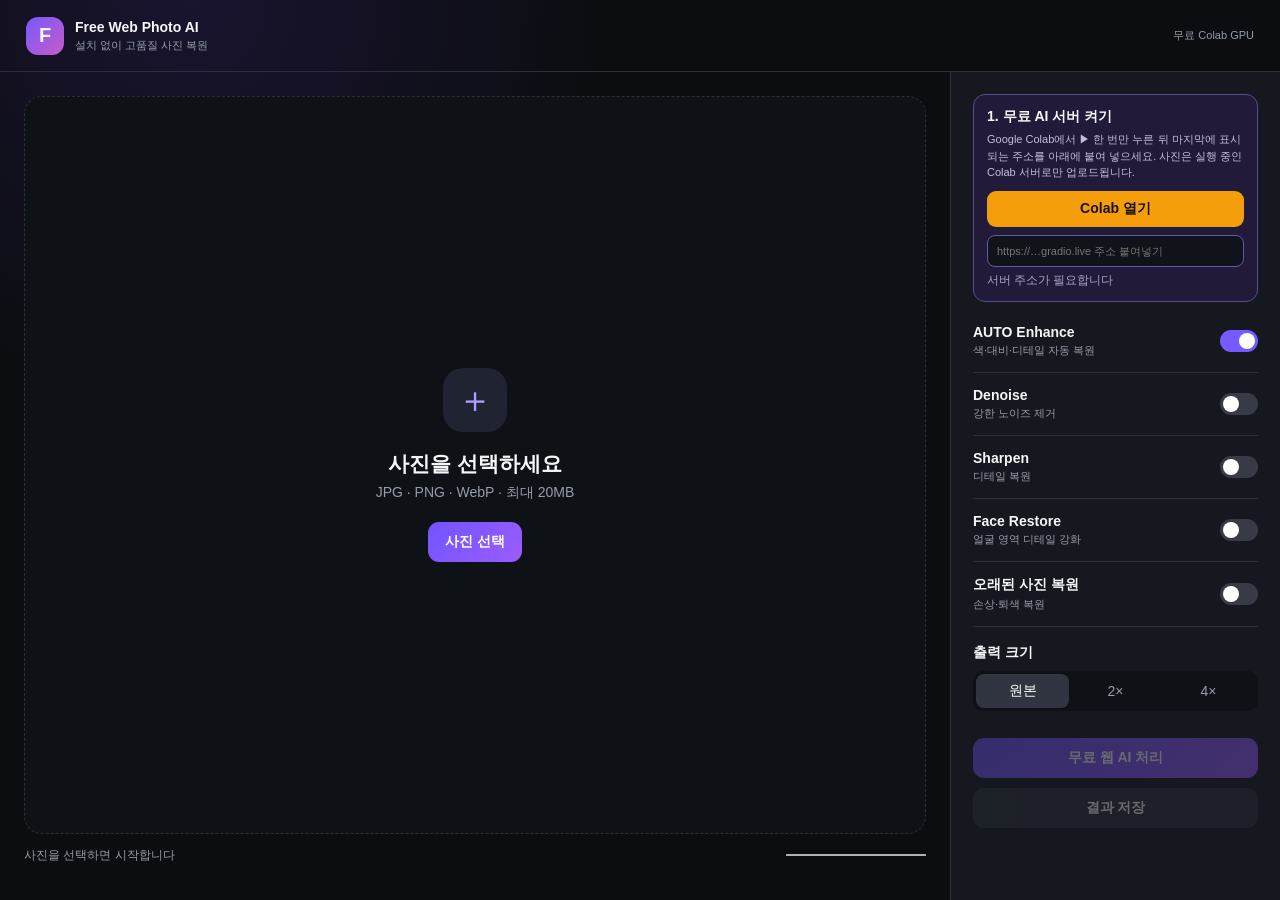
<file: free-photo-ai/index.html>
<!doctype html>
<html lang="ko">
<head>
  <meta charset="utf-8">
  <meta name="viewport" content="width=device-width,initial-scale=1">
  <meta name="color-scheme" content="dark">
  <title>무료 웹 Photo AI</title>
  <link rel="stylesheet" href="styles.css">
  <style>.notice p{margin-bottom:10px}.colab{display:block;text-align:center;background:#f59e0b;color:#17120a;text-decoration:none;font-weight:800;border-radius:9px;padding:9px;margin-bottom:8px}.notice input{width:100%;border:1px solid #6658a4;background:#11131a;color:white;border-radius:8px;padding:9px;font-size:11px}.notice>small{display:block;margin-top:6px;color:#aaa2ca}</style>
</head>
<body>
  <header><div class="brand"><b>F</b><span><strong>Free Web Photo AI</strong><small>설치 없이 고품질 사진 복원</small></span></div><em>무료 Colab GPU</em></header>
  <main>
    <section class="workspace">
      <div id="drop" class="drop"><span>＋</span><h1>사진을 선택하세요</h1><p>JPG · PNG · WebP · 최대 20MB</p><button id="choose" class="primary">사진 선택</button><input id="file" type="file" accept="image/jpeg,image/png,image/webp" hidden></div>
      <div id="compare" class="compare hidden">
        <img id="before" alt="원본"><div id="resultClip" class="result-clip"><img id="after" alt="결과"></div>
        <input id="split" type="range" min="0" max="100" value="50" aria-label="전후 비교">
        <label class="before-label">원본</label><label class="after-label">결과</label>
        <button id="original" class="floating">누르는 동안 원본</button><button id="zoom" class="floating zoom">100% 확대</button>
      </div>
      <div class="status"><span id="status">사진을 선택하면 시작합니다</span><progress id="progress" value="0" max="1"></progress></div>
    </section>
    <aside>
      <div class="notice"><strong>1. 무료 AI 서버 켜기</strong><p>Google Colab에서 ▶ 한 번만 누른 뒤 마지막에 표시되는 주소를 아래에 붙여 넣으세요. 사진은 실행 중인 Colab 서버로만 업로드됩니다.</p><a id="colab" class="colab" href="https://colab.research.google.com/github/chris-hwangkorea/chris-hwangkorea.github.io/blob/main/free-photo-ai/free-photo-ai.ipynb" target="_blank" rel="noopener">Colab 열기</a><input id="endpoint" type="url" placeholder="https://…gradio.live 주소 붙여넣기" autocomplete="off"><small id="connection">서버 주소가 필요합니다</small></div>
      <label class="toggle"><span><strong>AUTO Enhance</strong><small>색·대비·디테일 자동 복원</small></span><input id="auto" type="checkbox" checked><i></i></label>
      <label class="toggle"><span><strong>Denoise</strong><small>강한 노이즈 제거</small></span><input id="denoise" type="checkbox"><i></i></label>
      <label class="toggle"><span><strong>Sharpen</strong><small>디테일 복원</small></span><input id="sharpen" type="checkbox"><i></i></label>
      <label class="toggle"><span><strong>Face Restore</strong><small>얼굴 영역 디테일 강화</small></span><input id="face" type="checkbox"><i></i></label>
      <label class="toggle"><span><strong>오래된 사진 복원</strong><small>손상·퇴색 복원</small></span><input id="oldPhoto" type="checkbox"><i></i></label>
      <div class="scale"><strong>출력 크기</strong><div><button data-scale="1" class="active">원본</button><button data-scale="2">2×</button><button data-scale="4">4×</button></div></div>
      <button id="run" class="primary wide" disabled>무료 웹 AI 처리</button><button id="save" class="secondary wide" disabled>결과 저장</button>
      <p id="stages" class="stages"></p>
    </aside>
  </main>
  <script src="api.js"></script><script src="ui.js"></script>
</body>
</html>
</file>
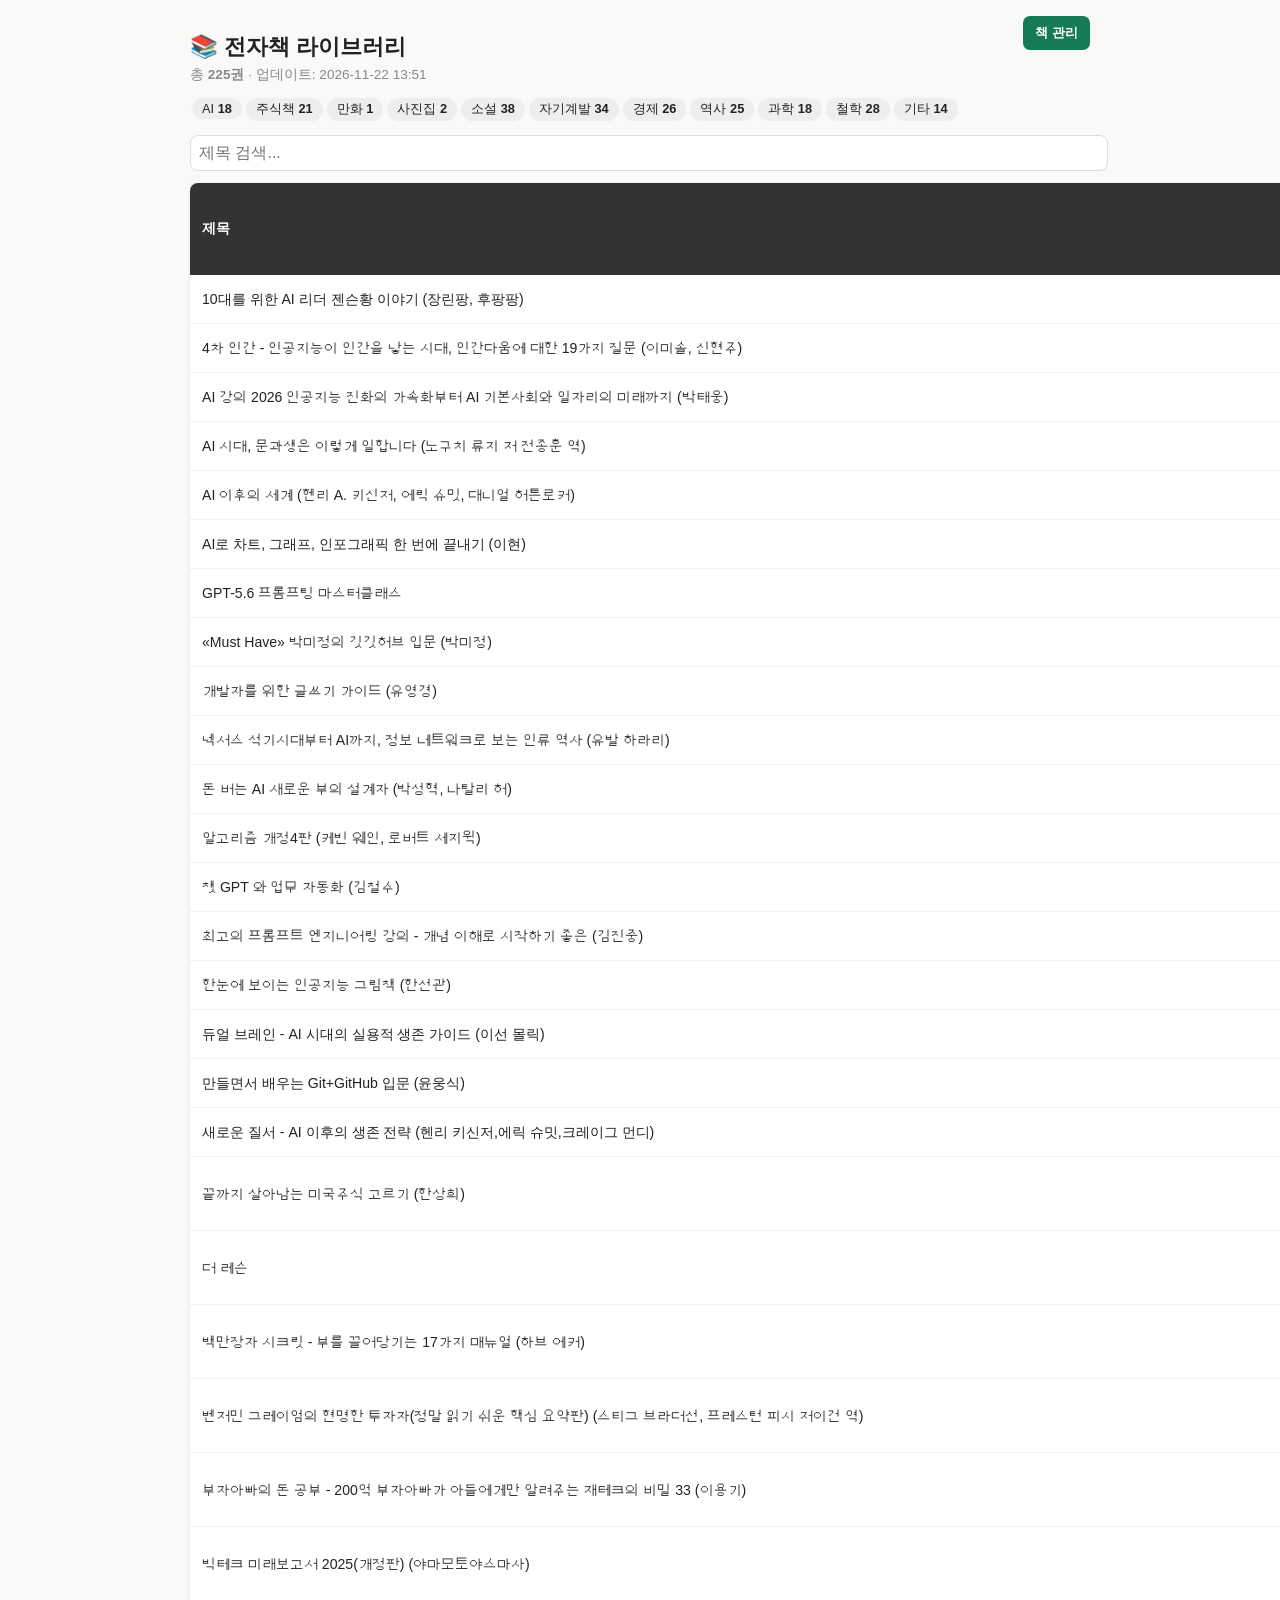
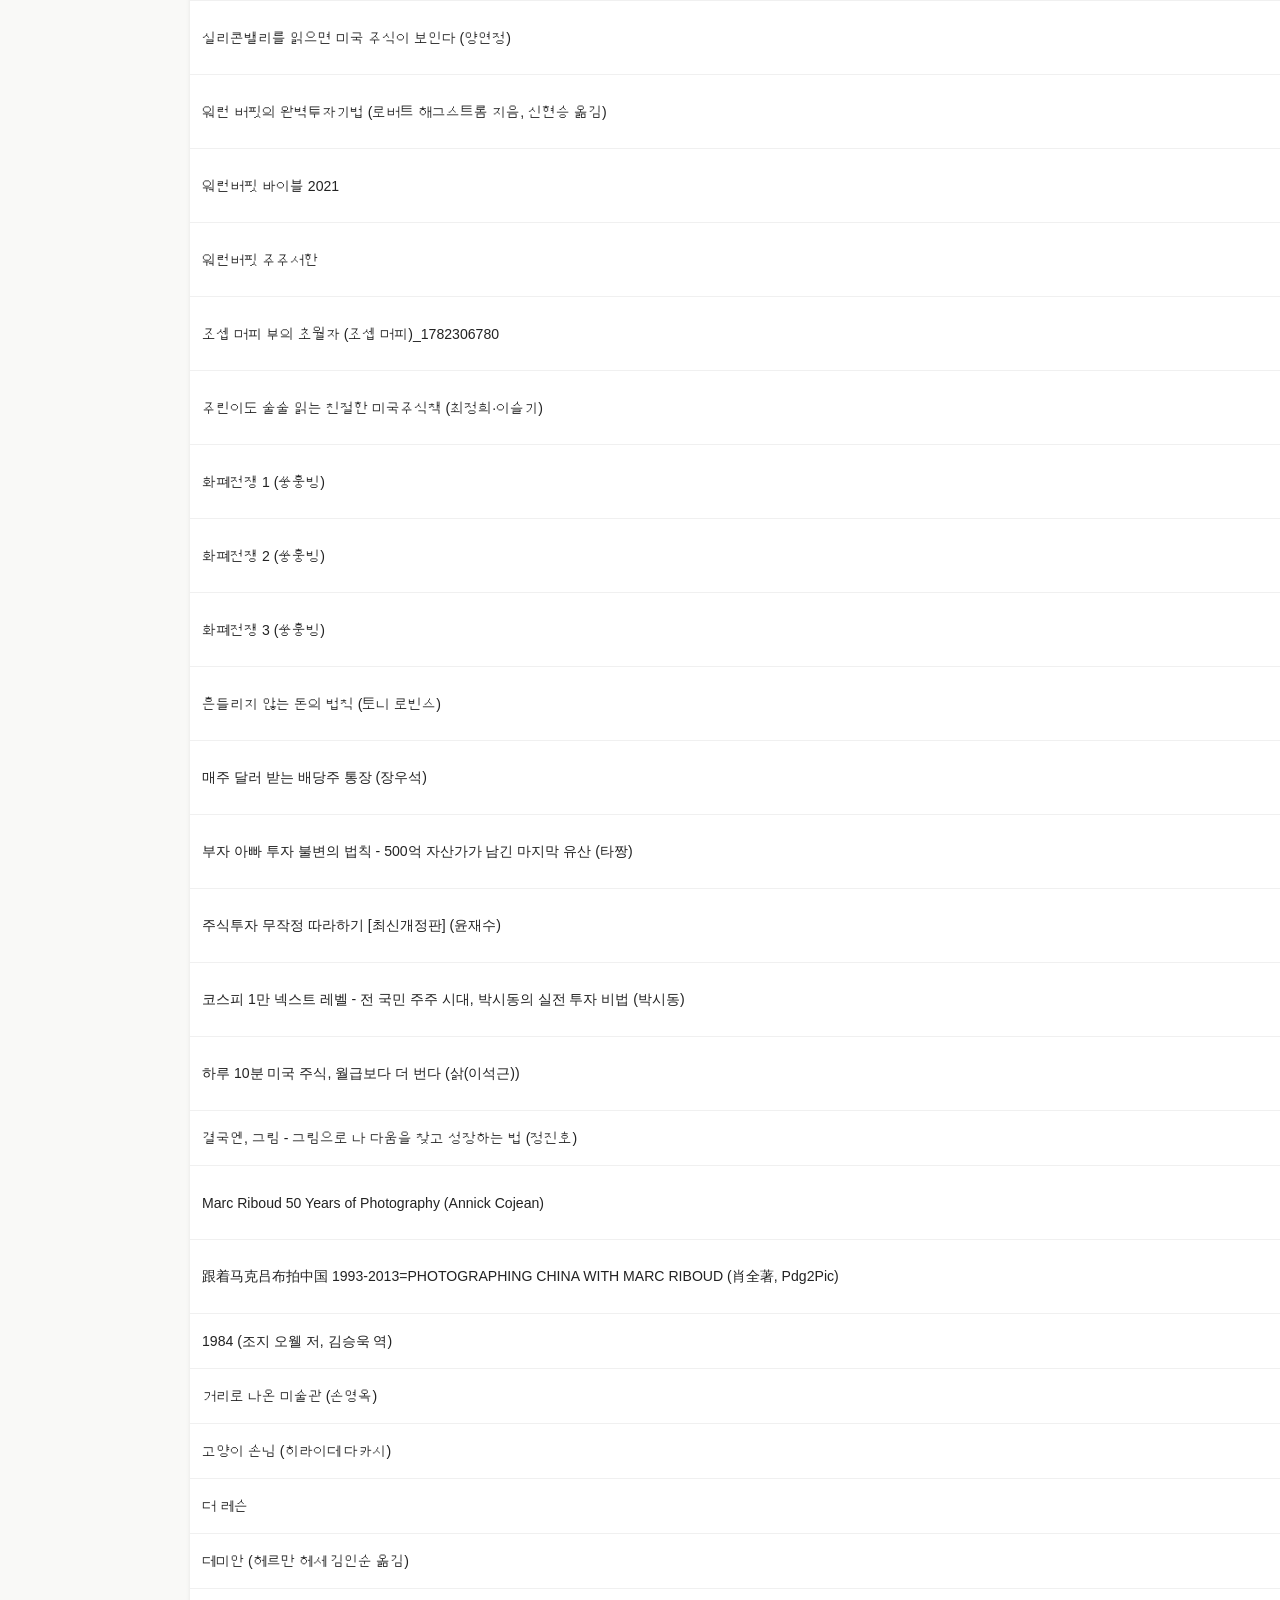
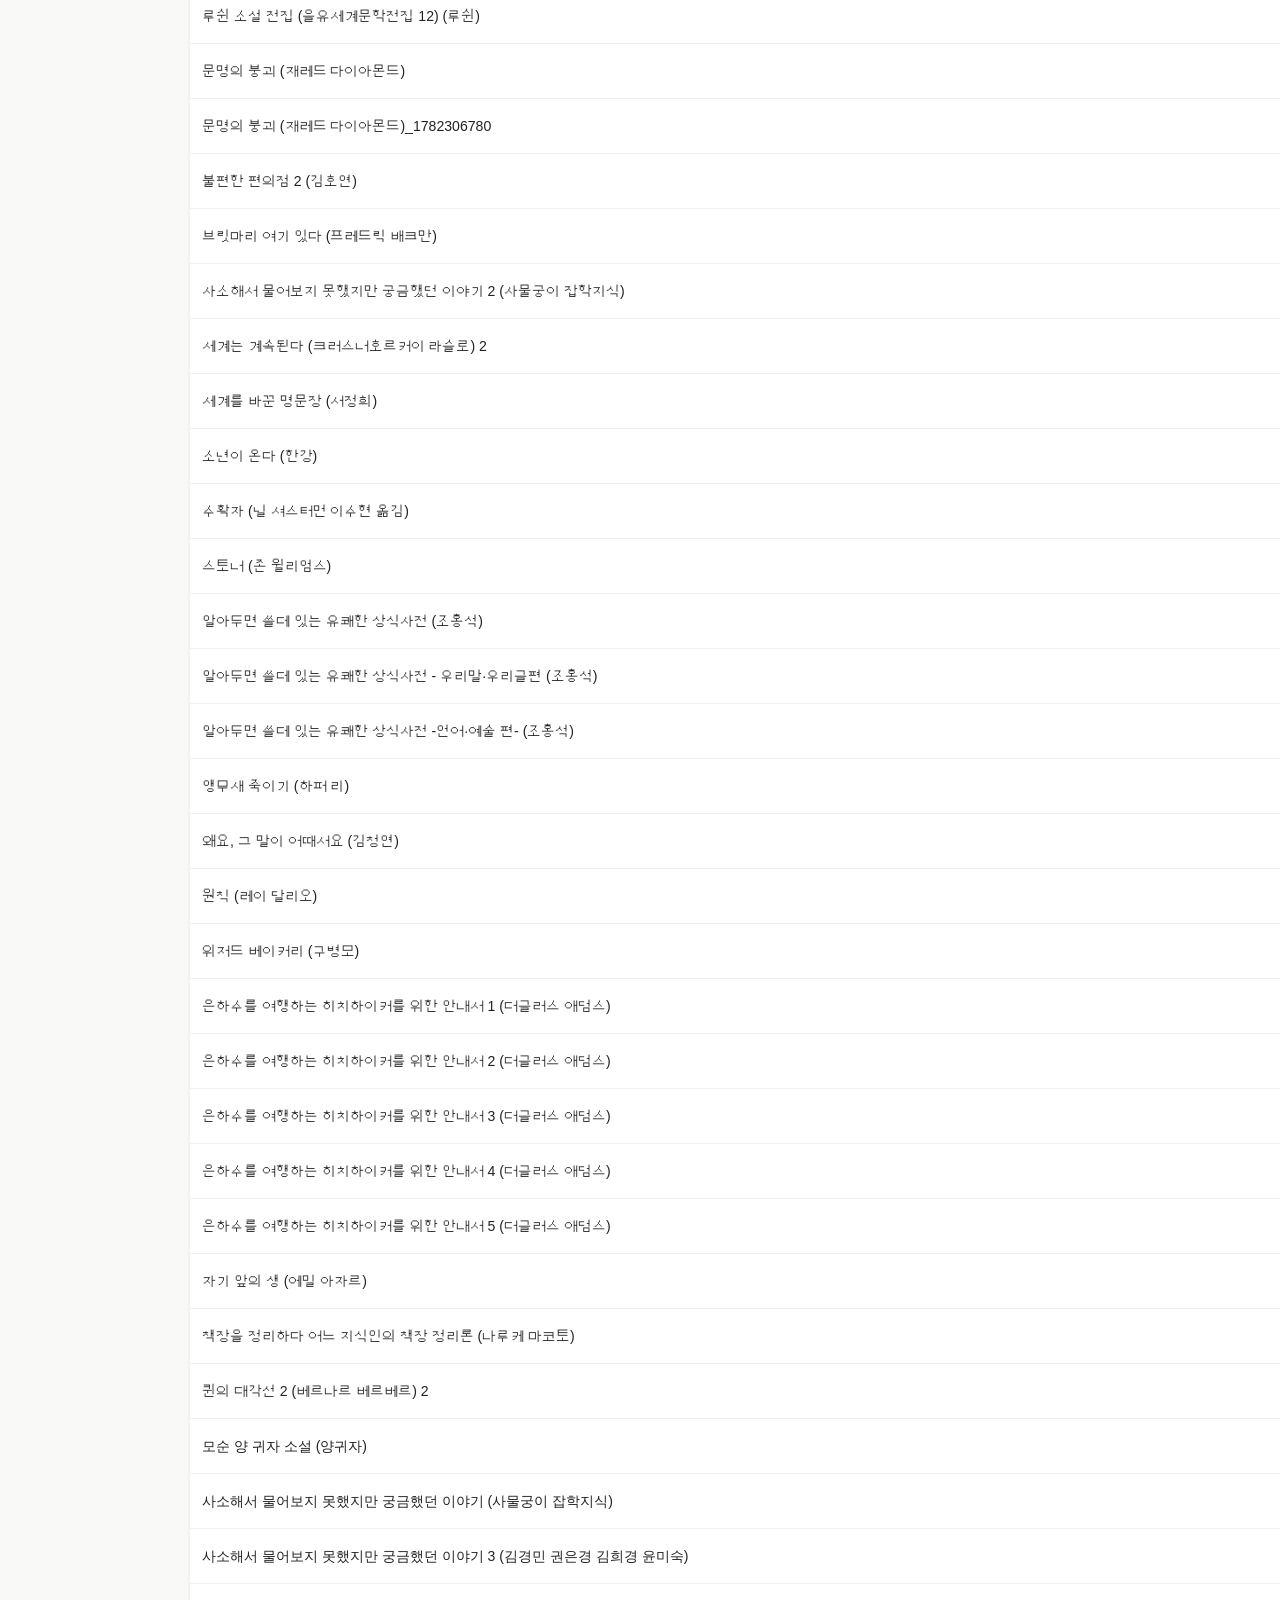
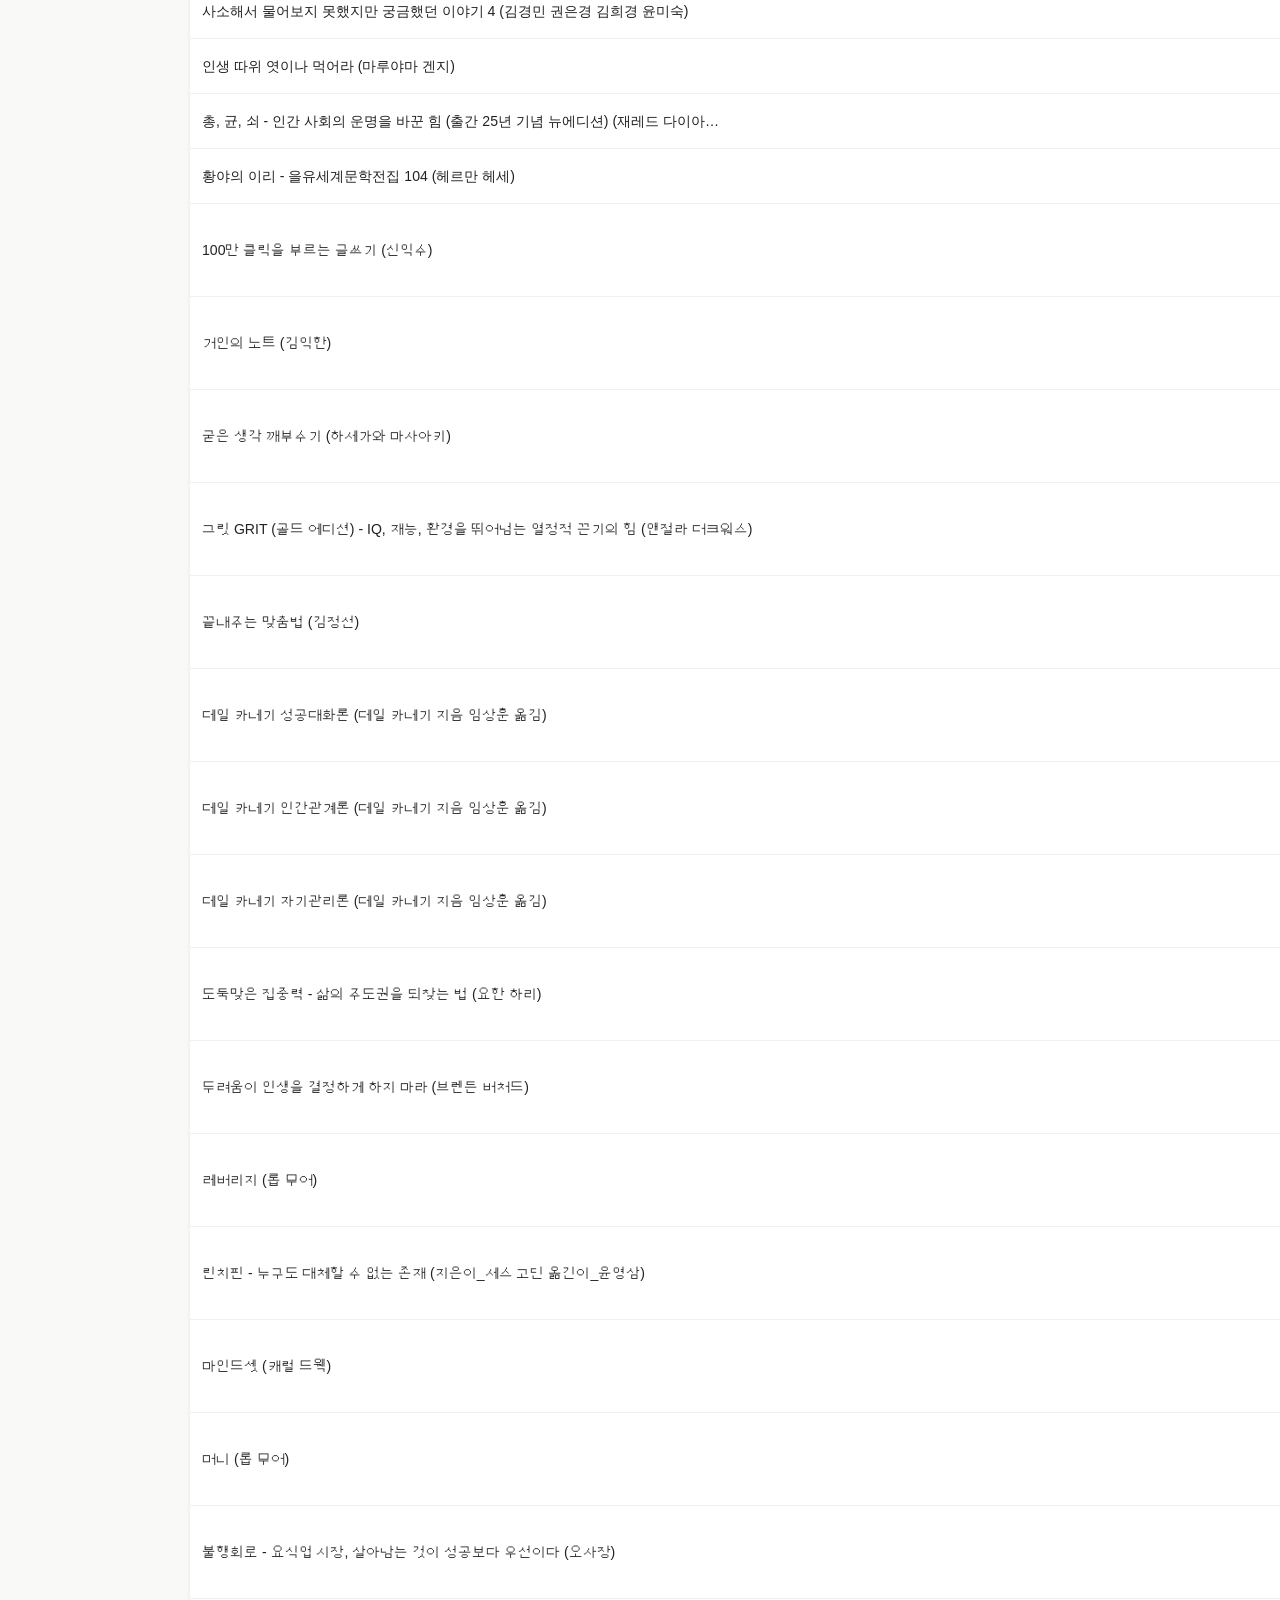
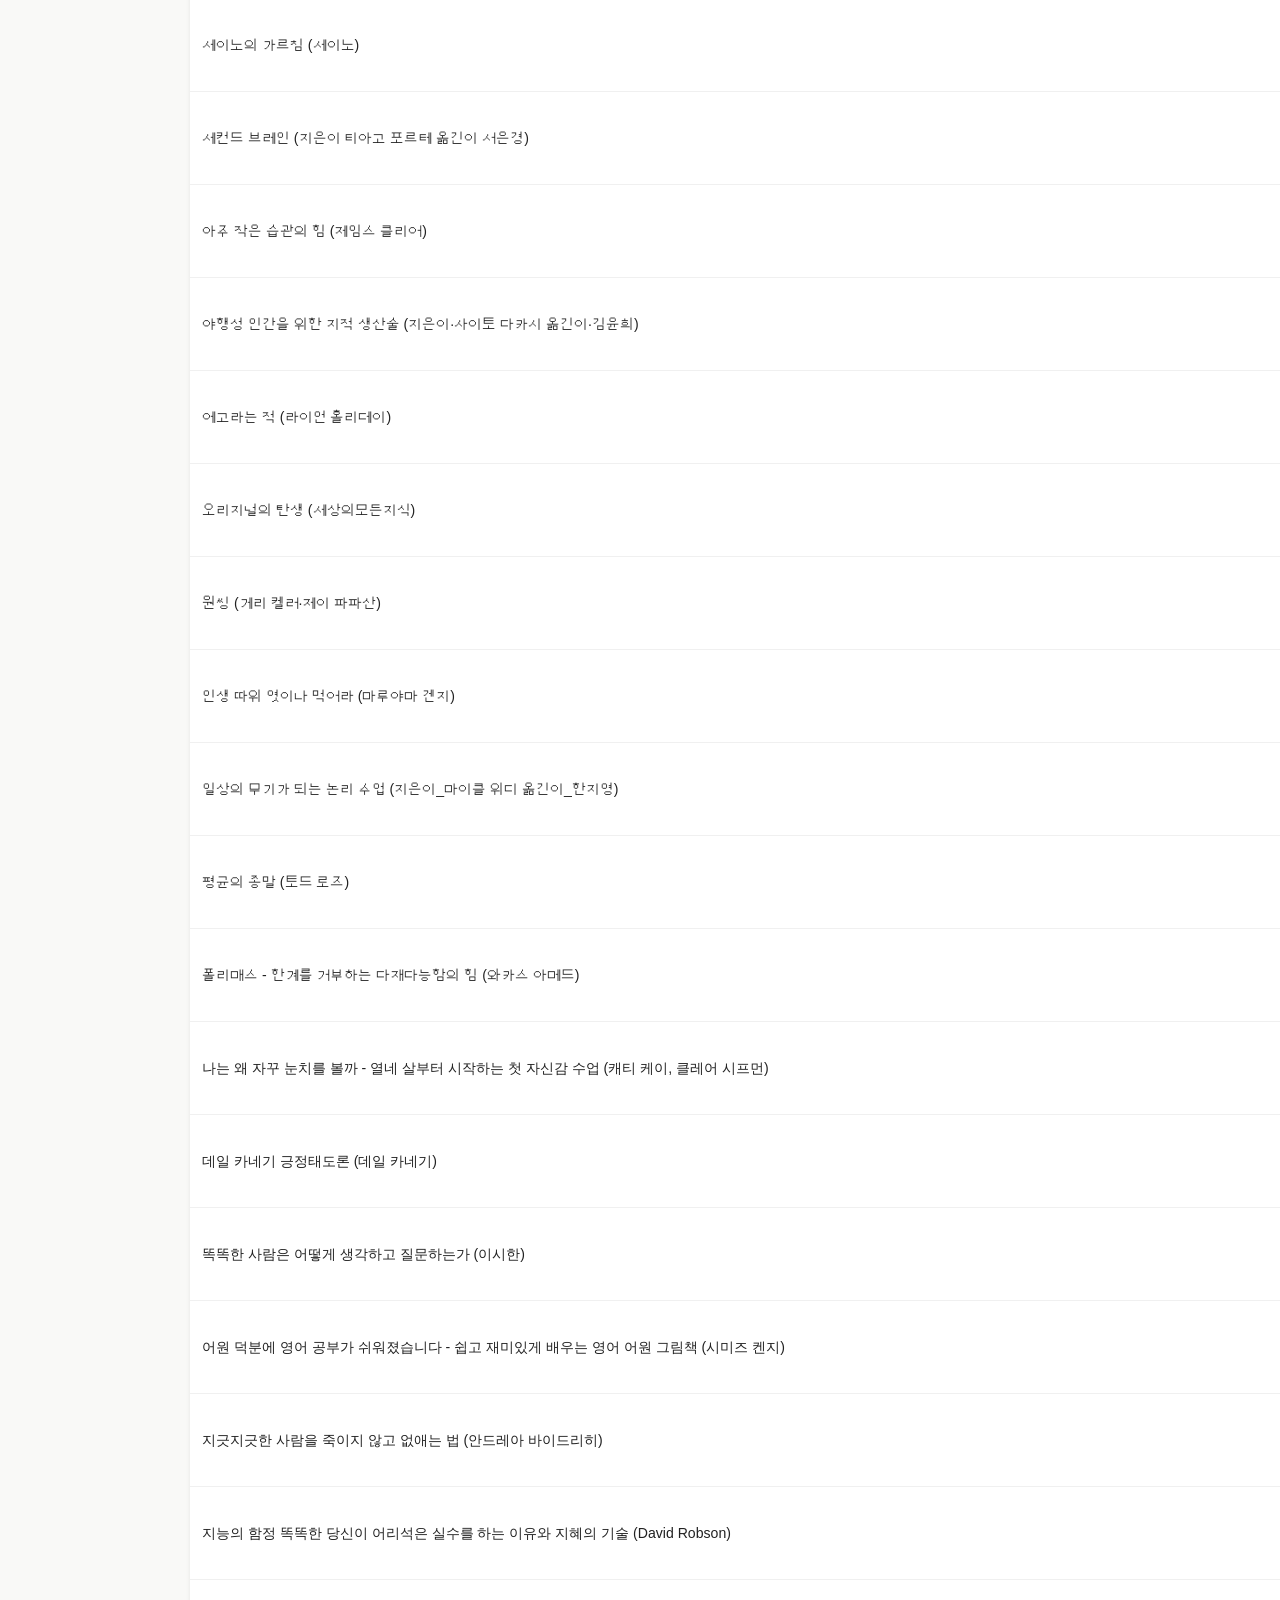
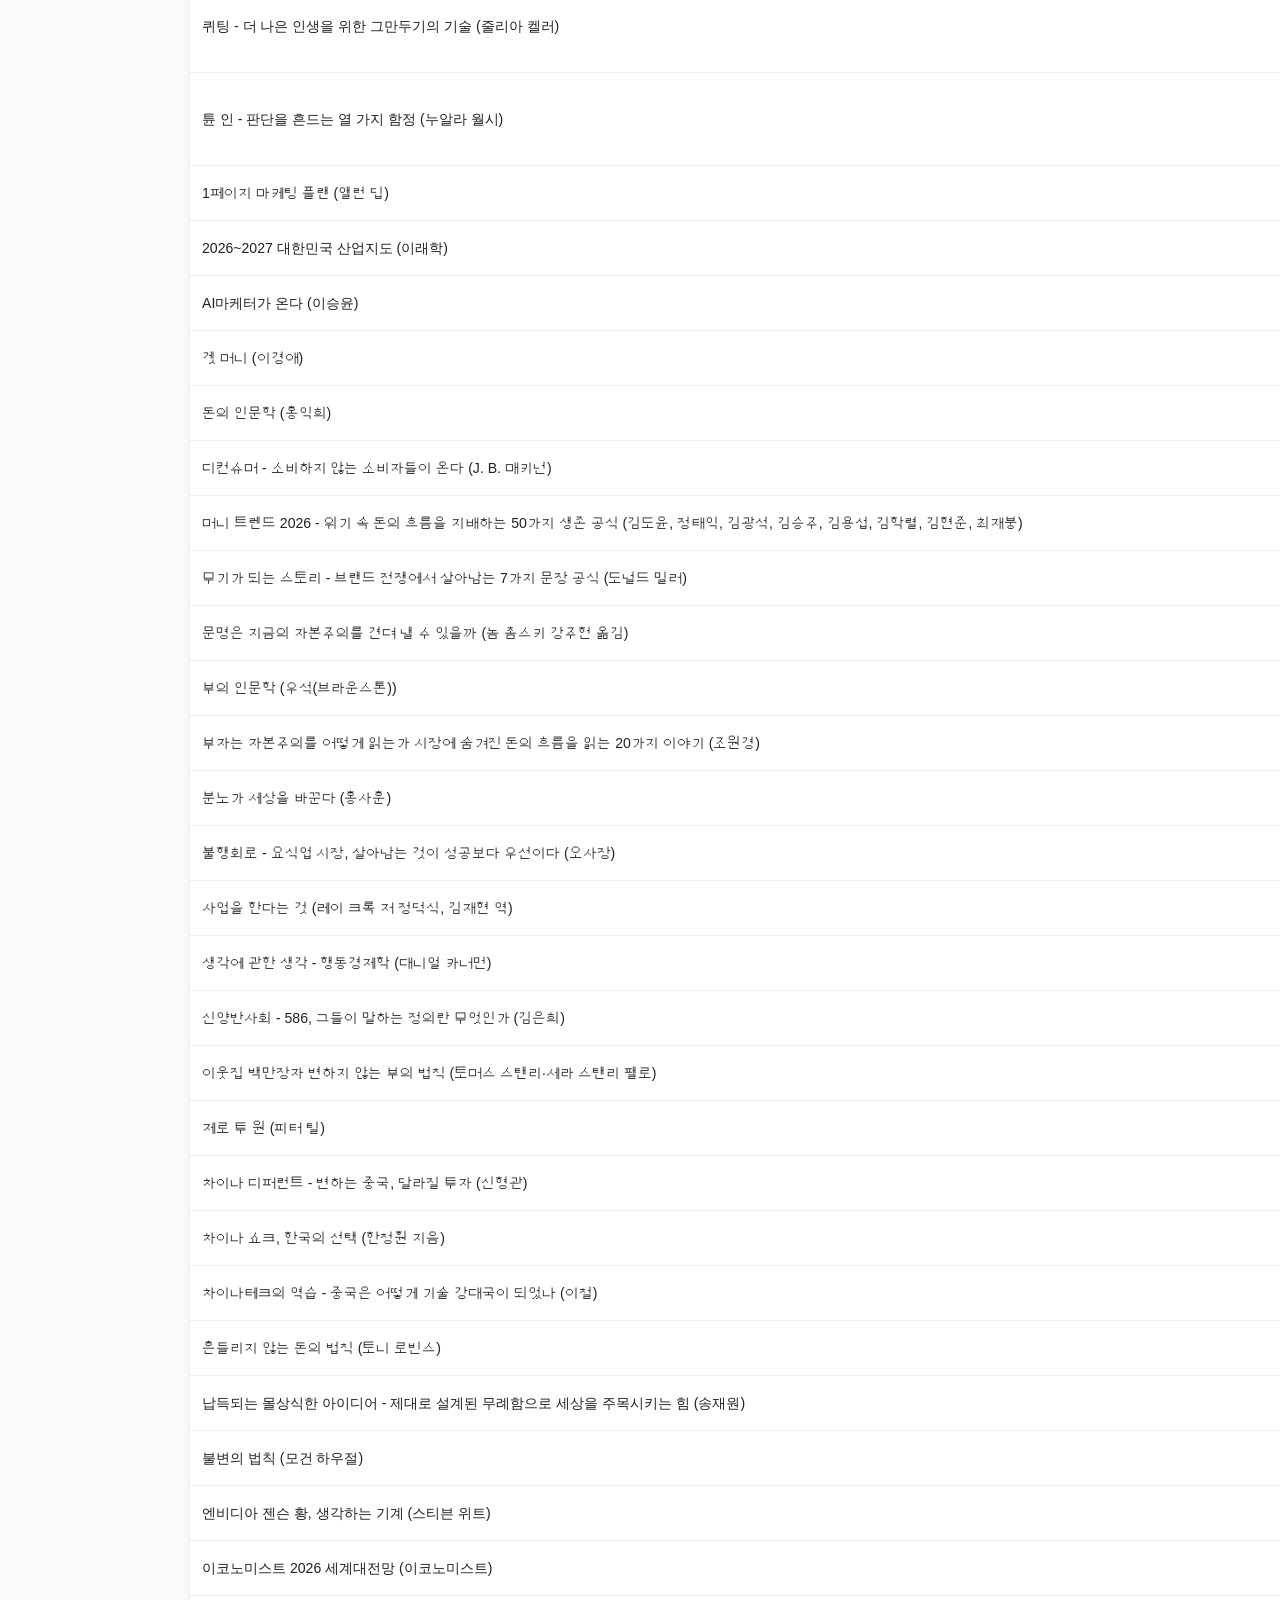
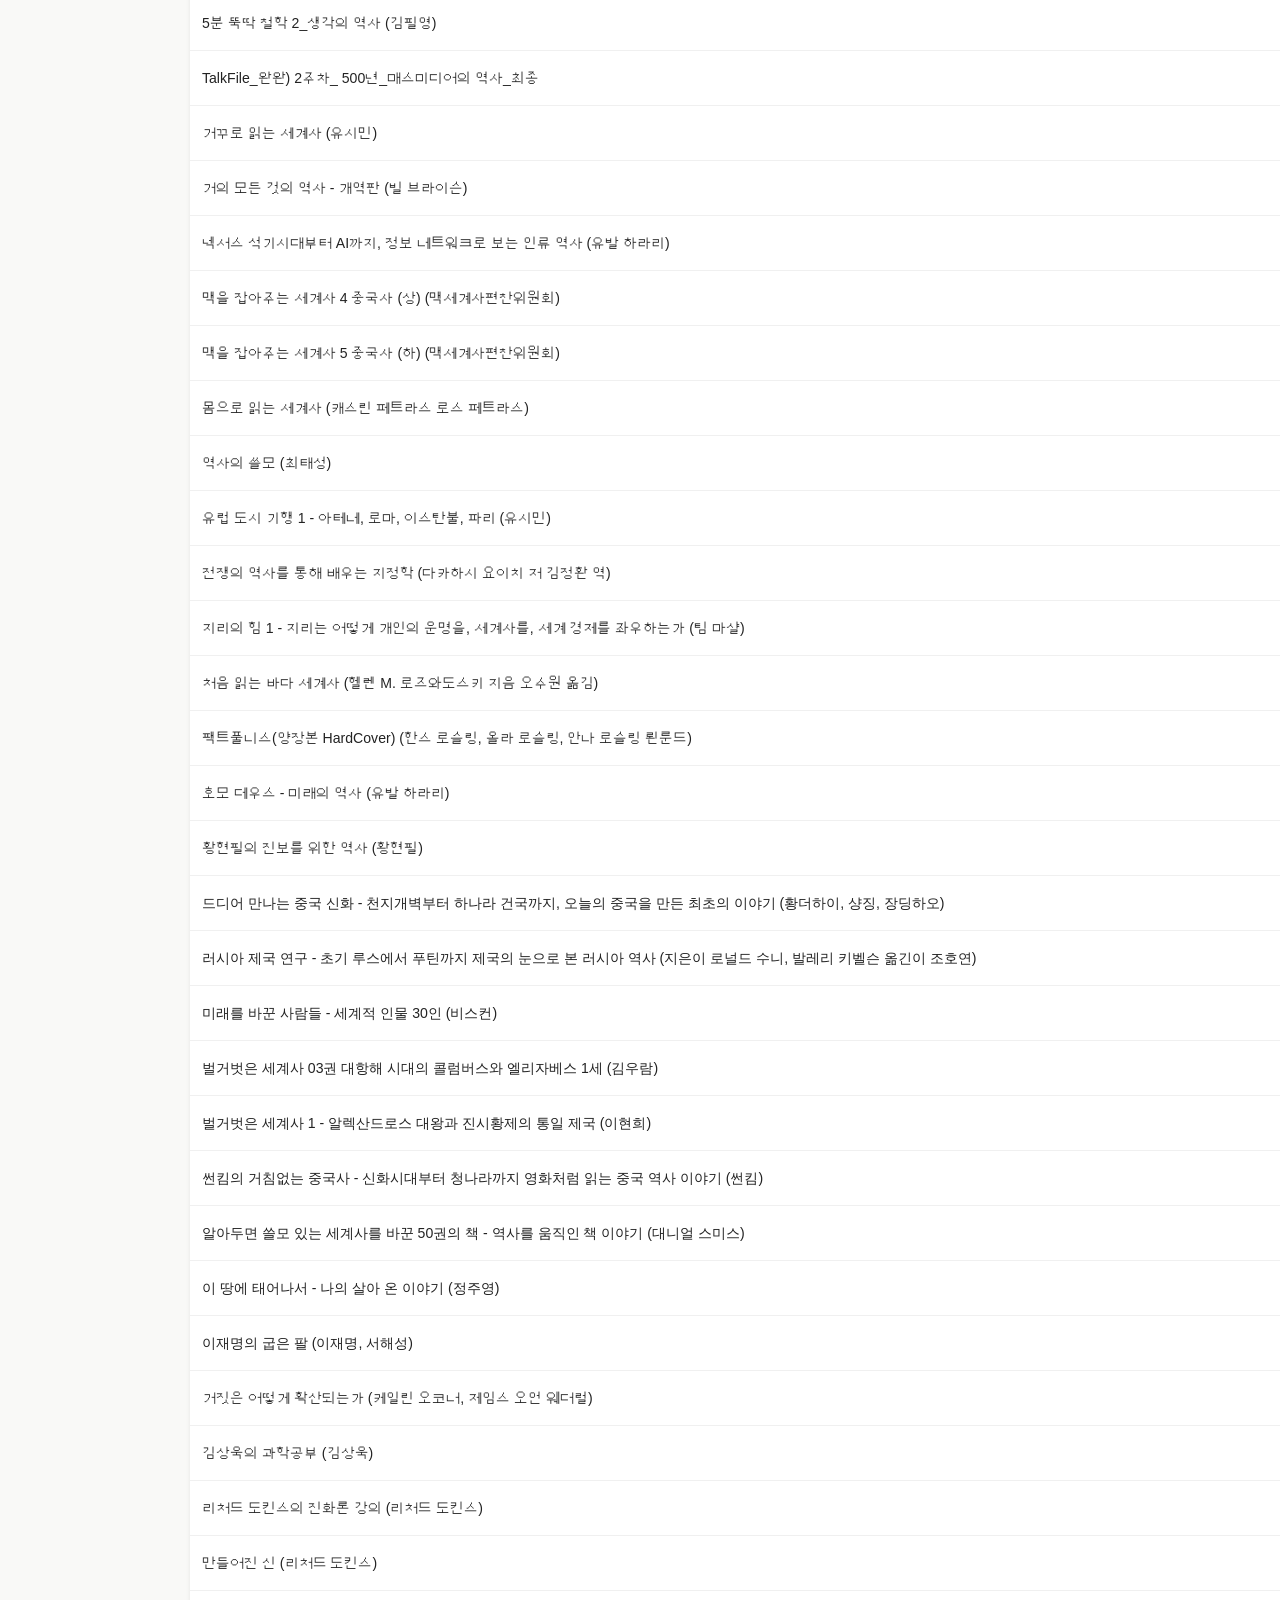
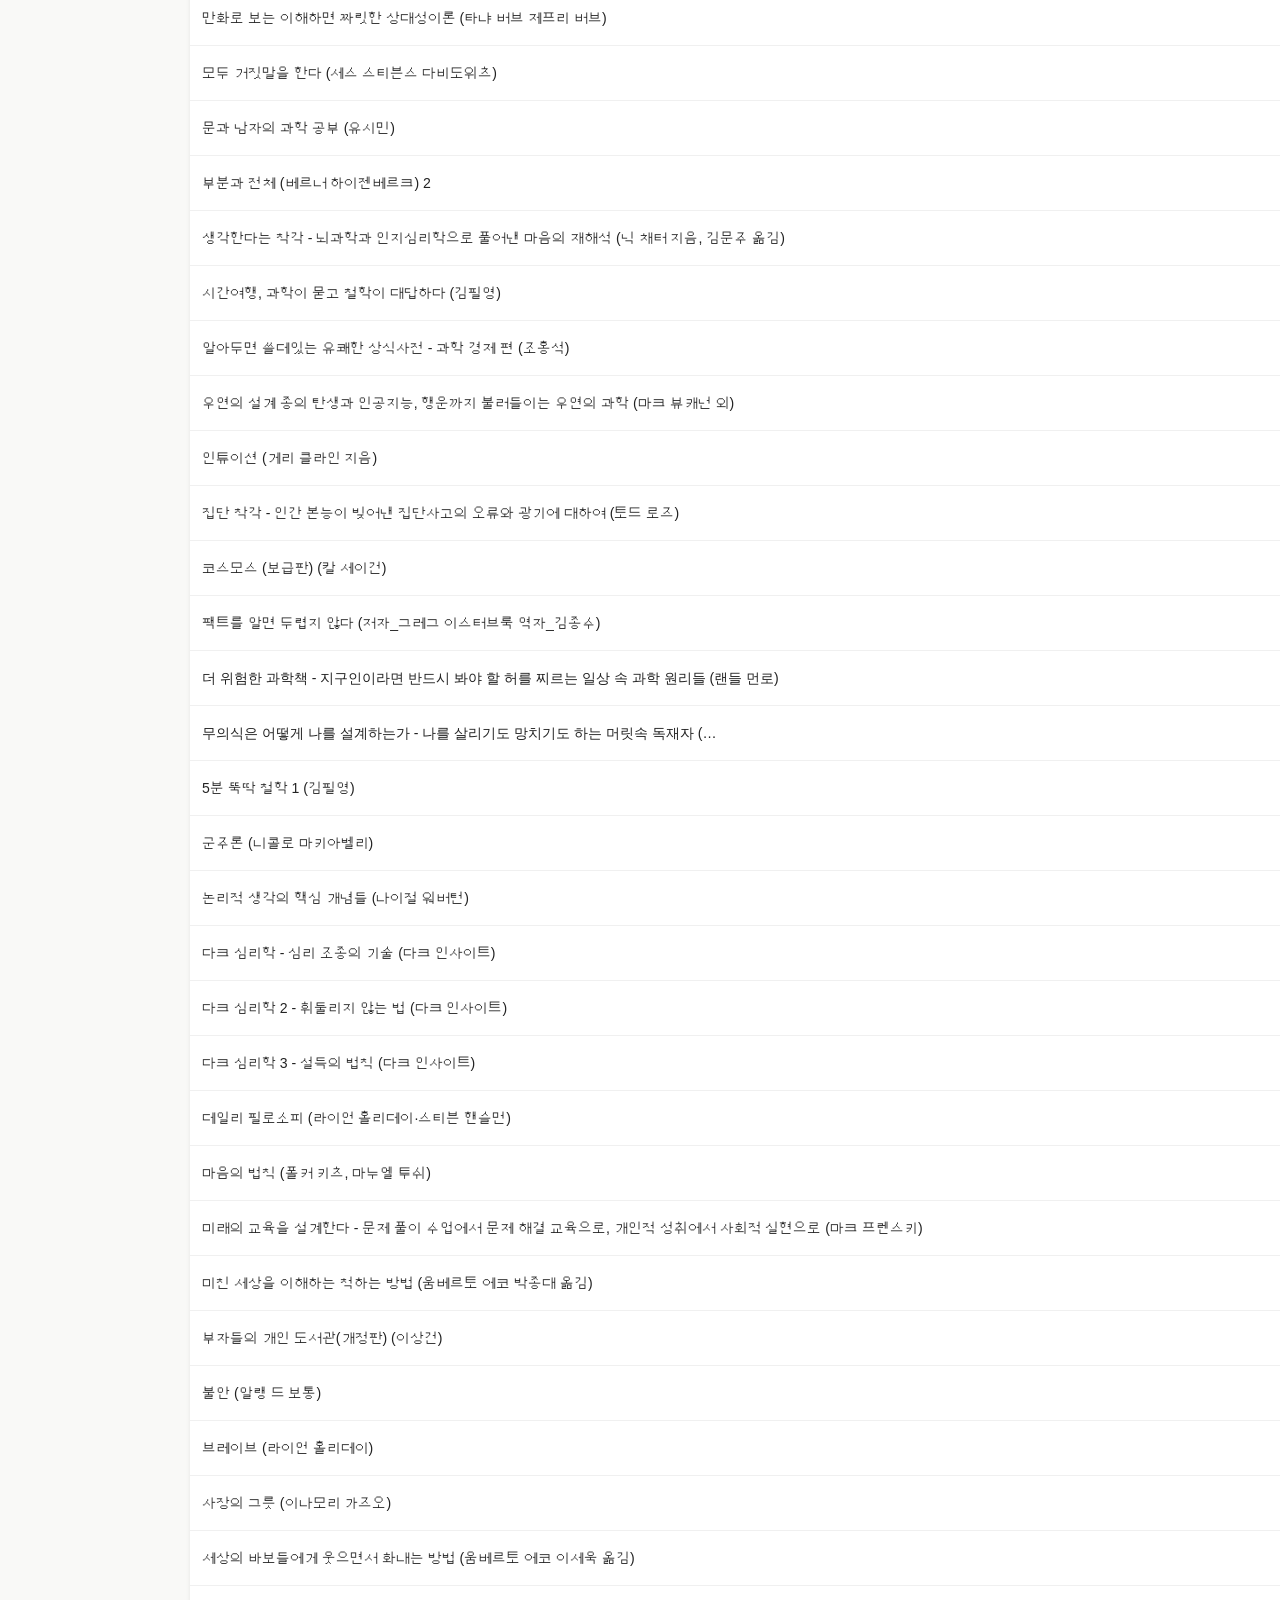
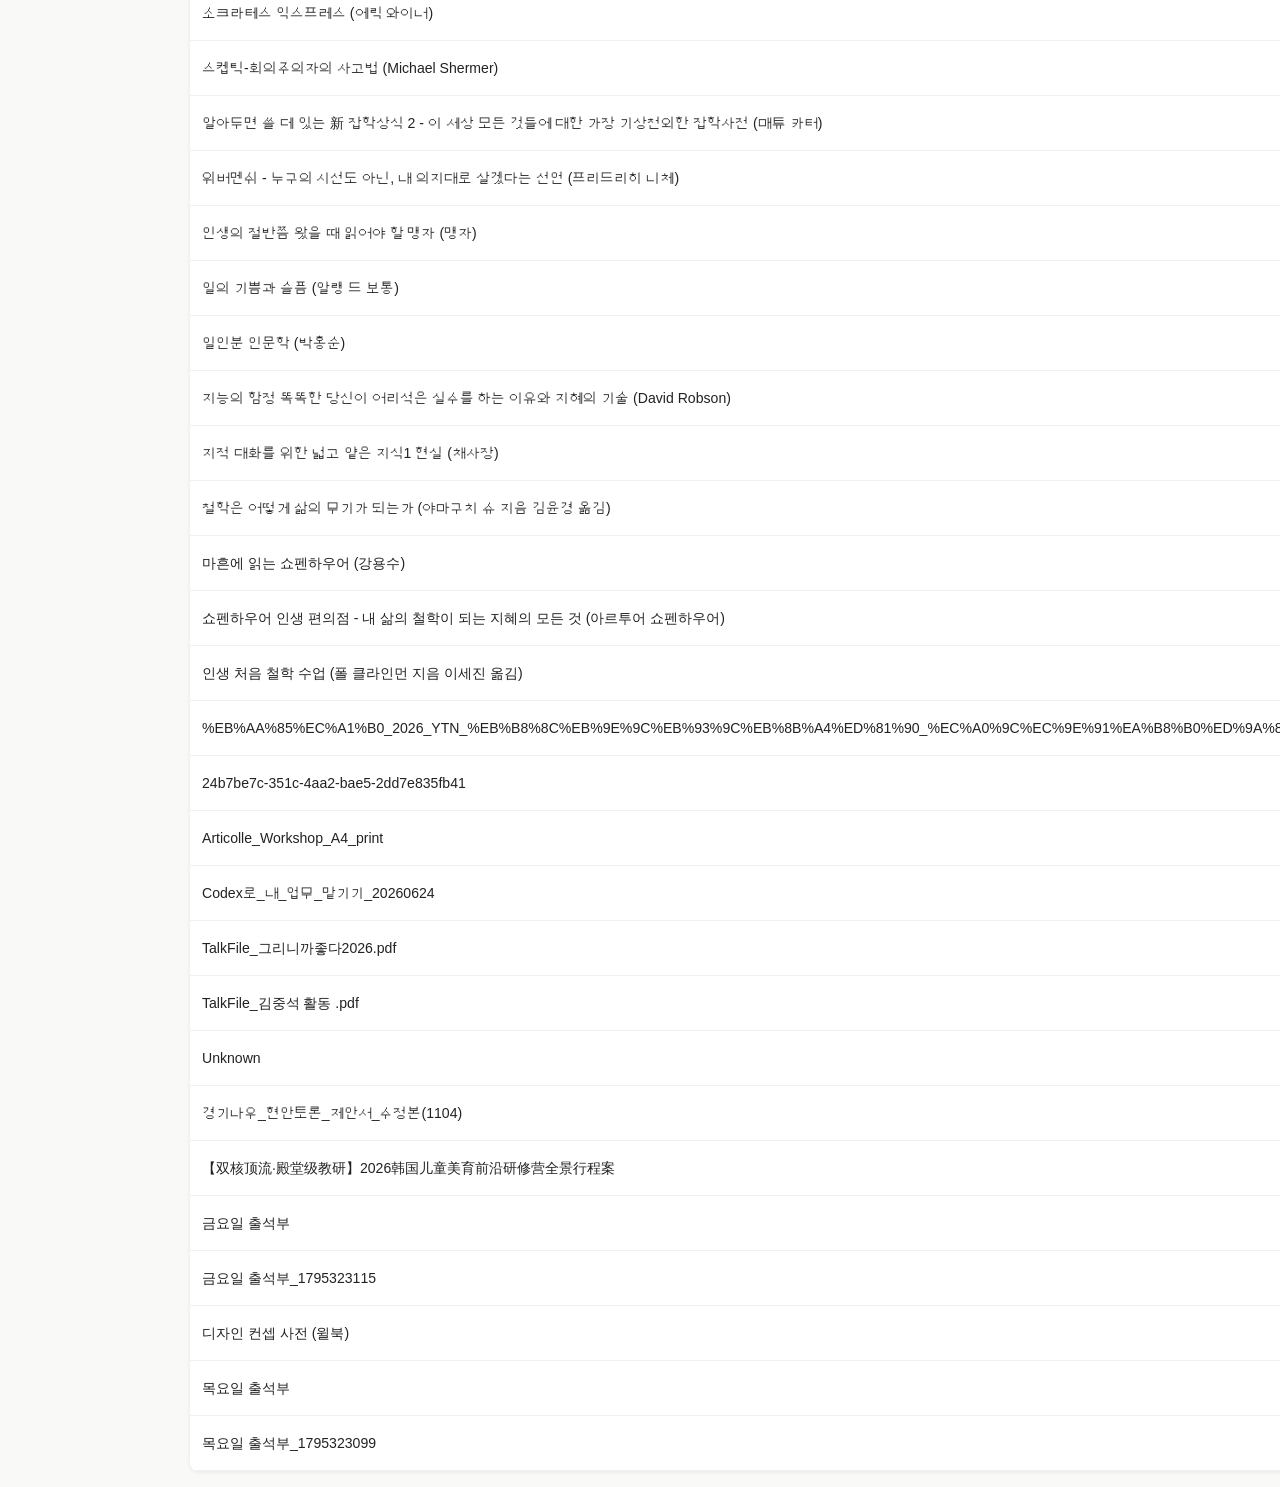
<file: ebook_library.html>
<!DOCTYPE html>
<html lang="ko">
<head>
<meta charset="utf-8">
<meta name="viewport" content="width=device-width,initial-scale=1">
<title>📚 전자책 라이브러리</title>
<style>
  body { font-family: -apple-system, sans-serif; max-width: 900px; margin: 0 auto; padding: 16px; background: #f9f9f7; color: #222; }
  h1   { font-size: 1.4em; margin-bottom: 4px; }
  .meta { color: #888; font-size: .85em; margin-bottom: 12px; }
  .badge { display:inline-block; background:#eee; border-radius:12px; padding:3px 10px; margin:2px; font-size:.8em; }
  .manage { float:right; display:inline-block; background:#167b55; color:#fff; text-decoration:none; border-radius:7px; padding:8px 12px; font-size:.82em; font-weight:700; }
  input { width:100%; padding:8px; margin:12px 0; border:1px solid #ddd; border-radius:8px; font-size:1em; }
  table { width:100%; border-collapse:collapse; background:#fff; border-radius:8px; overflow:hidden; box-shadow:0 1px 4px rgba(0,0,0,.08); }
  th    { background:#333; color:#fff; padding:10px 12px; text-align:left; font-size:.85em; }
  td    { padding:8px 12px; border-bottom:1px solid #f0f0f0; font-size:.88em; }
  tr:hover td { background:#f5f5f5; }
</style>
</head>
<body>
<a class="manage" href="http://127.0.0.1:4174" target="_blank" rel="noopener">책 관리</a>
<h1>📚 전자책 라이브러리</h1>
<div class="meta">총 <b>225권</b> · 업데이트: 2026-11-22 13:51</div>
<div><span class="badge">AI <b>18</b></span><span class="badge">주식책 <b>21</b></span><span class="badge">만화 <b>1</b></span><span class="badge">사진집 <b>2</b></span><span class="badge">소설 <b>38</b></span><span class="badge">자기계발 <b>34</b></span><span class="badge">경제 <b>26</b></span><span class="badge">역사 <b>25</b></span><span class="badge">과학 <b>18</b></span><span class="badge">철학 <b>28</b></span><span class="badge">기타 <b>14</b></span></div>
<input type="text" id="q" placeholder="제목 검색..." oninput="filterBooks()">
<table id="tbl">
  <thead><tr><th>제목</th><th>카테고리</th><th>형식</th><th>크기</th></tr></thead>
  <tbody><tr><td>10대를 위한 AI 리더 젠슨황 이야기 (장린팡, 후팡팡)</td><td>AI</td><td>EPUB</td><td>20.4 MB</td></tr><tr><td>4차 인간 - 인공지능이 인간을 낳는 시대, 인간다움에 대한 19가지 질문 (이미솔, 신현주)</td><td>AI</td><td>EPUB</td><td>58.9 MB</td></tr><tr><td>AI 강의 2026  인공지능 진화의 가속화부터 AI 기본사회와 일자리의 미래까지 (박태웅)</td><td>AI</td><td>EPUB</td><td>9.5 MB</td></tr><tr><td>AI 시대, 문과생은 이렇게 일합니다 (노구치 류지 저  전종훈 역)</td><td>AI</td><td>EPUB</td><td>34.6 MB</td></tr><tr><td>AI 이후의 세계 (헨리 A. 키신저, 에릭 슈밋, 대니얼 허튼로커)</td><td>AI</td><td>EPUB</td><td>15.9 MB</td></tr><tr><td>AI로 차트, 그래프, 인포그래픽 한 번에 끝내기 (이현)</td><td>AI</td><td>EPUB</td><td>37.0 MB</td></tr><tr><td>GPT-5.6 프롬프팅 마스터클래스</td><td>AI</td><td>EPUB</td><td>0.0 MB</td></tr><tr><td>«Must Have» 박미정의 깃깃허브 입문 (박미정)</td><td>AI</td><td>EPUB</td><td>7.4 MB</td></tr><tr><td>개발자를 위한 글쓰기 가이드 (유영경)</td><td>AI</td><td>EPUB</td><td>9.1 MB</td></tr><tr><td>넥서스  석기시대부터 AI까지, 정보 네트워크로 보는 인류 역사 (유발 하라리)</td><td>AI</td><td>EPUB</td><td>15.6 MB</td></tr><tr><td>돈 버는 AI  새로운 부의 설계자 (박성혁, 나탈리 허)</td><td>AI</td><td>EPUB</td><td>23.5 MB</td></tr><tr><td>알고리즘 개정4판 (케빈 웨인, 로버트 세지윅)</td><td>AI</td><td>EPUB</td><td>1.3 MB</td></tr><tr><td>챗 GPT 와 업무 자동화 (김철수)</td><td>AI</td><td>EPUB</td><td>23.1 MB</td></tr><tr><td>최고의 프롬프트 엔지니어링 강의 - 개념 이해로 시작하기 좋은 (김진중)</td><td>AI</td><td>EPUB</td><td>15.1 MB</td></tr><tr><td>한눈에 보이는 인공지능 그림책 (한선관)</td><td>AI</td><td>EPUB</td><td>33.7 MB</td></tr><tr><td>듀얼 브레인 - AI 시대의 실용적 생존 가이드 (이선 몰릭)</td><td>AI</td><td>EPUB</td><td>60.6 MB</td></tr><tr><td>만들면서 배우는 Git+GitHub 입문 (윤웅식)</td><td>AI</td><td>EPUB</td><td>51.0 MB</td></tr><tr><td>새로운 질서 - AI 이후의 생존 전략 (헨리 키신저,에릭 슈밋,크레이그 먼디)</td><td>AI</td><td>EPUB</td><td>22.5 MB</td></tr><tr><td>끝까지 살아남는 미국주식 고르기 (한상희)</td><td>주식책</td><td>EPUB</td><td>14.1 MB</td></tr><tr><td>더 레슨</td><td>주식책</td><td>EPUB</td><td>4.1 MB</td></tr><tr><td>백만장자 시크릿 - 부를 끌어당기는 17가지 매뉴얼 (하브 에커)</td><td>주식책</td><td>EPUB</td><td>52.2 MB</td></tr><tr><td>벤저민 그레이엄의 현명한 투자자(정말 읽기 쉬운 핵심 요약판) (스티그 브라더선, 프레스턴 피시 저이건 역)</td><td>주식책</td><td>EPUB</td><td>8.0 MB</td></tr><tr><td>부자아빠의 돈 공부 - 200억 부자아빠가 아들에게만 알려주는 재테크의 비밀 33 (이용기)</td><td>주식책</td><td>EPUB</td><td>18.0 MB</td></tr><tr><td>빅테크 미래보고서 2025(개정판) (야마모토야스마사)</td><td>주식책</td><td>EPUB</td><td>8.5 MB</td></tr><tr><td>실리콘밸리를 읽으면 미국 주식이 보인다 (양연정)</td><td>주식책</td><td>EPUB</td><td>3.2 MB</td></tr><tr><td>워런 버핏의 완벽투자기법 (로버트 해그스트롬 지음, 신현승 옮김)</td><td>주식책</td><td>EPUB</td><td>15.5 MB</td></tr><tr><td>워런버핏 바이블 2021</td><td>주식책</td><td>EPUB</td><td>58.0 MB</td></tr><tr><td>워런버핏 주주서한</td><td>주식책</td><td>EPUB</td><td>5.7 MB</td></tr><tr><td>조셉 머피 부의 초월자 (조셉 머피)_1782306780</td><td>주식책</td><td>EPUB</td><td>19.4 MB</td></tr><tr><td>주린이도 술술 읽는 친절한 미국주식책 (최정희·이슬기)</td><td>주식책</td><td>EPUB</td><td>8.4 MB</td></tr><tr><td>화폐전쟁 1 (쑹훙빙)</td><td>주식책</td><td>EPUB</td><td>5.5 MB</td></tr><tr><td>화폐전쟁 2 (쑹훙빙)</td><td>주식책</td><td>EPUB</td><td>9.9 MB</td></tr><tr><td>화폐전쟁 3 (쑹훙빙)</td><td>주식책</td><td>EPUB</td><td>12.5 MB</td></tr><tr><td>흔들리지 않는 돈의 법칙 (토니 로빈스)</td><td>주식책</td><td>EPUB</td><td>6.0 MB</td></tr><tr><td>매주 달러 받는 배당주 통장 (장우석)</td><td>주식책</td><td>EPUB</td><td>64.9 MB</td></tr><tr><td>부자 아빠 투자 불변의 법칙 - 500억 자산가가 남긴 마지막 유산 (타짱)</td><td>주식책</td><td>EPUB</td><td>68.8 MB</td></tr><tr><td>주식투자 무작정 따라하기 [최신개정판] (윤재수)</td><td>주식책</td><td>EPUB</td><td>36.5 MB</td></tr><tr><td>코스피 1만 넥스트 레벨 - 전 국민 주주 시대, 박시동의 실전 투자 비법 (박시동)</td><td>주식책</td><td>EPUB</td><td>25.5 MB</td></tr><tr><td>하루 10분 미국 주식, 월급보다 더 번다 (삵(이석근))</td><td>주식책</td><td>EPUB</td><td>36.2 MB</td></tr><tr><td>결국엔, 그림 - 그림으로 나 다움을 찾고 성장하는 법 (정진호)</td><td>만화</td><td>EPUB</td><td>6.5 MB</td></tr><tr><td>Marc Riboud 50 Years of Photography (Annick Cojean)</td><td>사진집</td><td>PDF</td><td>14.0 MB</td></tr><tr><td>跟着马克吕布拍中国 1993-2013=PHOTOGRAPHING CHINA WITH MARC RIBOUD (肖全著, Pdg2Pic)</td><td>사진집</td><td>PDF</td><td>45.1 MB</td></tr><tr><td>1984 (조지 오웰 저, 김승욱 역)</td><td>소설</td><td>EPUB</td><td>14.7 MB</td></tr><tr><td>거리로 나온 미술관 (손영옥)</td><td>소설</td><td>EPUB</td><td>37.9 MB</td></tr><tr><td>고양이 손님 (히라이데 다카시)</td><td>소설</td><td>EPUB</td><td>13.1 MB</td></tr><tr><td>더 레슨</td><td>소설</td><td>EPUB</td><td>4.1 MB</td></tr><tr><td>데미안 (헤르만 헤세  김인순 옮김)</td><td>소설</td><td>EPUB</td><td>14.5 MB</td></tr><tr><td>루쉰 소설 전집 (을유세계문학전집 12) (루쉰)</td><td>소설</td><td>EPUB</td><td>1.8 MB</td></tr><tr><td>문명의 붕괴 (재레드 다이아몬드)</td><td>소설</td><td>EPUB</td><td>32.7 MB</td></tr><tr><td>문명의 붕괴 (재레드 다이아몬드)_1782306780</td><td>소설</td><td>EPUB</td><td>32.7 MB</td></tr><tr><td>불편한 편의점 2 (김호연)</td><td>소설</td><td>EPUB</td><td>37.3 MB</td></tr><tr><td>브릿마리 여기 있다 (프레드릭 배크만)</td><td>소설</td><td>EPUB</td><td>18.1 MB</td></tr><tr><td>사소해서 물어보지 못했지만 궁금했던 이야기 2 (사물궁이 잡학지식)</td><td>소설</td><td>EPUB</td><td>12.7 MB</td></tr><tr><td>세계는 계속된다 (크러스너호르커이 라슬로) 2</td><td>소설</td><td>EPUB</td><td>3.1 MB</td></tr><tr><td>세계를 바꾼 명문장 (서정희)</td><td>소설</td><td>EPUB</td><td>22.0 MB</td></tr><tr><td>소년이 온다 (한강)</td><td>소설</td><td>EPUB</td><td>11.3 MB</td></tr><tr><td>수확자 (닐 셔스터먼  이수현 옮김)</td><td>소설</td><td>EPUB</td><td>23.2 MB</td></tr><tr><td>스토너 (존 윌리엄스)</td><td>소설</td><td>EPUB</td><td>14.2 MB</td></tr><tr><td>알아두면 쓸데 있는 유쾌한 상식사전 (조홍석)</td><td>소설</td><td>EPUB</td><td>48.8 MB</td></tr><tr><td>알아두면 쓸데 있는 유쾌한 상식사전 - 우리말·우리글편 (조홍석)</td><td>소설</td><td>EPUB</td><td>119.2 MB</td></tr><tr><td>알아두면 쓸데 있는 유쾌한 상식사전 -언어·예술 편- (조홍석)</td><td>소설</td><td>EPUB</td><td>74.3 MB</td></tr><tr><td>앵무새 죽이기 (하퍼 리)</td><td>소설</td><td>EPUB</td><td>14.9 MB</td></tr><tr><td>왜요, 그 말이 어때서요 (김청연)</td><td>소설</td><td>EPUB</td><td>27.5 MB</td></tr><tr><td>원칙 (레이 달리오)</td><td>소설</td><td>EPUB</td><td>17.0 MB</td></tr><tr><td>위저드 베이커리 (구병모)</td><td>소설</td><td>EPUB</td><td>9.2 MB</td></tr><tr><td>은하수를 여행하는 히치하이커를 위한 안내서 1 (더글러스 애덤스)</td><td>소설</td><td>EPUB</td><td>9.3 MB</td></tr><tr><td>은하수를 여행하는 히치하이커를 위한 안내서 2 (더글러스 애덤스)</td><td>소설</td><td>EPUB</td><td>9.2 MB</td></tr><tr><td>은하수를 여행하는 히치하이커를 위한 안내서 3 (더글러스 애덤스)</td><td>소설</td><td>EPUB</td><td>9.2 MB</td></tr><tr><td>은하수를 여행하는 히치하이커를 위한 안내서 4 (더글러스 애덤스)</td><td>소설</td><td>EPUB</td><td>9.4 MB</td></tr><tr><td>은하수를 여행하는 히치하이커를 위한 안내서 5 (더글러스 애덤스)</td><td>소설</td><td>EPUB</td><td>9.2 MB</td></tr><tr><td>자기 앞의 생 (에밀 아자르)</td><td>소설</td><td>EPUB</td><td>7.5 MB</td></tr><tr><td>책장을 정리하다 어느 지식인의 책장 정리론 (나루케 마코토)</td><td>소설</td><td>EPUB</td><td>14.5 MB</td></tr><tr><td>퀸의 대각선 2 (베르나르 베르베르) 2</td><td>소설</td><td>EPUB</td><td>3.9 MB</td></tr><tr><td>모순 양 귀자 소설 (양귀자)</td><td>소설</td><td>EPUB</td><td>1.1 MB</td></tr><tr><td>사소해서 물어보지 못했지만 궁금했던 이야기 (사물궁이 잡학지식)</td><td>소설</td><td>EPUB</td><td>42.1 MB</td></tr><tr><td>사소해서 물어보지 못했지만 궁금했던 이야기 3 (김경민 권은경 김희경 윤미숙)</td><td>소설</td><td>EPUB</td><td>30.6 MB</td></tr><tr><td>사소해서 물어보지 못했지만 궁금했던 이야기 4 (김경민 권은경 김희경 윤미숙)</td><td>소설</td><td>EPUB</td><td>31.1 MB</td></tr><tr><td>인생 따위 엿이나 먹어라 (마루야마 겐지)</td><td>소설</td><td>EPUB</td><td>11.6 MB</td></tr><tr><td>총, 균, 쇠 - 인간 사회의 운명을 바꾼 힘 (출간 25년 기념 뉴에디션) (재레드 다이아…</td><td>소설</td><td>EPUB</td><td>39.6 MB</td></tr><tr><td>황야의 이리 - 을유세계문학전집 104 (헤르만 헤세)</td><td>소설</td><td>EPUB</td><td>2.3 MB</td></tr><tr><td>100만 클릭을 부르는 글쓰기 (신익수)</td><td>자기계발</td><td>EPUB</td><td>19.1 MB</td></tr><tr><td>거인의 노트 (김익한)</td><td>자기계발</td><td>EPUB</td><td>22.3 MB</td></tr><tr><td>굳은 생각 깨부수기 (하세가와 마사아키)</td><td>자기계발</td><td>EPUB</td><td>31.9 MB</td></tr><tr><td>그릿 GRIT (골드 에디션) - IQ, 재능, 환경을 뛰어넘는 열정적 끈기의 힘 (앤절라 더크워스)</td><td>자기계발</td><td>EPUB</td><td>11.0 MB</td></tr><tr><td>끝내주는 맞춤법 (김정선)</td><td>자기계발</td><td>EPUB</td><td>37.8 MB</td></tr><tr><td>데일 카네기 성공대화론 (데일 카네기 지음  임상훈 옮김)</td><td>자기계발</td><td>EPUB</td><td>28.4 MB</td></tr><tr><td>데일 카네기 인간관계론 (데일 카네기 지음  임상훈 옮김)</td><td>자기계발</td><td>EPUB</td><td>29.4 MB</td></tr><tr><td>데일 카네기 자기관리론 (데일 카네기 지음  임상훈 옮김)</td><td>자기계발</td><td>EPUB</td><td>30.5 MB</td></tr><tr><td>도둑맞은 집중력 - 삶의 주도권을 되찾는 법 (요한 하리)</td><td>자기계발</td><td>EPUB</td><td>34.3 MB</td></tr><tr><td>두려움이 인생을 결정하게 하지 마라 (브렌든 버처드)</td><td>자기계발</td><td>EPUB</td><td>13.1 MB</td></tr><tr><td>레버리지 (롭 무어)</td><td>자기계발</td><td>EPUB</td><td>25.2 MB</td></tr><tr><td>린치핀 - 누구도 대체할 수 없는 존재 (지은이_세스 고딘 옮긴이_윤영삼)</td><td>자기계발</td><td>EPUB</td><td>29.0 MB</td></tr><tr><td>마인드셋 (캐럴 드웩)</td><td>자기계발</td><td>EPUB</td><td>15.0 MB</td></tr><tr><td>머니 (롭 무어)</td><td>자기계발</td><td>EPUB</td><td>20.5 MB</td></tr><tr><td>불행회로 - 요식업 시장, 살아남는 것이 성공보다 우선이다 (오사장)</td><td>자기계발</td><td>EPUB</td><td>17.4 MB</td></tr><tr><td>세이노의 가르침 (세이노)</td><td>자기계발</td><td>EPUB</td><td>22.9 MB</td></tr><tr><td>세컨드 브레인 (지은이 티아고 포르테 옮긴이 서은경)</td><td>자기계발</td><td>EPUB</td><td>21.8 MB</td></tr><tr><td>아주 작은 습관의 힘 (제임스 클리어)</td><td>자기계발</td><td>EPUB</td><td>13.6 MB</td></tr><tr><td>야행성 인간을 위한 지적 생산술 (지은이·사이토 다카시  옮긴이·김윤희)</td><td>자기계발</td><td>EPUB</td><td>29.3 MB</td></tr><tr><td>에고라는 적 (라이언 홀리데이)</td><td>자기계발</td><td>EPUB</td><td>20.8 MB</td></tr><tr><td>오리지널의 탄생 (세상의모든지식)</td><td>자기계발</td><td>EPUB</td><td>52.1 MB</td></tr><tr><td>원씽 (게리 켈러·제이 파파산)</td><td>자기계발</td><td>EPUB</td><td>12.4 MB</td></tr><tr><td>인생 따위 엿이나 먹어라 (마루야마 겐지)</td><td>자기계발</td><td>EPUB</td><td>11.7 MB</td></tr><tr><td>일상의 무기가 되는 논리 수업 (지은이_마이클 위디 옮긴이_한지영)</td><td>자기계발</td><td>EPUB</td><td>7.8 MB</td></tr><tr><td>평균의 종말 (토드 로즈)</td><td>자기계발</td><td>EPUB</td><td>15.7 MB</td></tr><tr><td>폴리매스 - 한계를 거부하는 다재다능함의 힘 (와카스 아메드)</td><td>자기계발</td><td>EPUB</td><td>16.5 MB</td></tr><tr><td>나는 왜 자꾸 눈치를 볼까 - 열네 살부터 시작하는 첫 자신감 수업 (캐티 케이, 클레어 시프먼)</td><td>자기계발</td><td>PDF</td><td>33.6 MB</td></tr><tr><td>데일 카네기 긍정태도론 (데일 카네기)</td><td>자기계발</td><td>EPUB</td><td>31.8 MB</td></tr><tr><td>똑똑한 사람은 어떻게 생각하고 질문하는가 (이시한)</td><td>자기계발</td><td>EPUB</td><td>82.9 MB</td></tr><tr><td>어원 덕분에 영어 공부가 쉬워졌습니다 - 쉽고 재미있게 배우는 영어 어원 그림책 (시미즈 켄지)</td><td>자기계발</td><td>EPUB</td><td>26.8 MB</td></tr><tr><td>지긋지긋한 사람을 죽이지 않고 없애는 법 (안드레아 바이드리히)</td><td>자기계발</td><td>EPUB</td><td>230.1 MB</td></tr><tr><td>지능의 함정 똑똑한 당신이 어리석은 실수를 하는 이유와 지혜의 기술 (David Robson)</td><td>자기계발</td><td>EPUB</td><td>14.4 MB</td></tr><tr><td>퀴팅 - 더 나은 인생을 위한 그만두기의 기술 (줄리아 켈러)</td><td>자기계발</td><td>EPUB</td><td>89.0 MB</td></tr><tr><td>튠 인 - 판단을 흔드는 열 가지 함정 (누알라 월시)</td><td>자기계발</td><td>EPUB</td><td>10.2 MB</td></tr><tr><td>1페이지 마케팅 플랜 (앨런 딥)</td><td>경제</td><td>EPUB</td><td>17.0 MB</td></tr><tr><td>2026~2027 대한민국 산업지도 (이래학)</td><td>경제</td><td>EPUB</td><td>54.1 MB</td></tr><tr><td>AI마케터가 온다 (이승윤)</td><td>경제</td><td>EPUB</td><td>24.9 MB</td></tr><tr><td>겟 머니 (이경애)</td><td>경제</td><td>EPUB</td><td>12.5 MB</td></tr><tr><td>돈의 인문학 (홍익희)</td><td>경제</td><td>EPUB</td><td>31.9 MB</td></tr><tr><td>디컨슈머 - 소비하지 않는 소비자들이 온다 (J. B. 매키넌)</td><td>경제</td><td>EPUB</td><td>21.8 MB</td></tr><tr><td>머니 트렌드 2026 - 위기 속 돈의 흐름을 지배하는 50가지 생존 공식 (김도윤, 정태익, 김광석, 김승주, 김용섭, 김학렬, 김현준, 최재붕)</td><td>경제</td><td>EPUB</td><td>41.6 MB</td></tr><tr><td>무기가 되는 스토리 - 브랜드 전쟁에서 살아남는 7가지 문장 공식 (도널드 밀러)</td><td>경제</td><td>EPUB</td><td>7.5 MB</td></tr><tr><td>문명은 지금의 자본주의를 견뎌 낼 수 있을까 (놈 촘스키  강주헌 옮김)</td><td>경제</td><td>EPUB</td><td>13.2 MB</td></tr><tr><td>부의 인문학 (우석(브라운스톤))</td><td>경제</td><td>EPUB</td><td>24.7 MB</td></tr><tr><td>부자는 자본주의를 어떻게 읽는가  시장에 숨겨진 돈의 흐름을 읽는 20가지 이야기 (조원경)</td><td>경제</td><td>EPUB</td><td>23.6 MB</td></tr><tr><td>분노가 세상을 바꾼다 (홍사훈)</td><td>경제</td><td>EPUB</td><td>11.3 MB</td></tr><tr><td>불행회로 - 요식업 시장, 살아남는 것이 성공보다 우선이다 (오사장)</td><td>경제</td><td>EPUB</td><td>17.4 MB</td></tr><tr><td>사업을 한다는 것 (레이 크록 저  정덕식, 김재현 역)</td><td>경제</td><td>EPUB</td><td>21.5 MB</td></tr><tr><td>생각에 관한 생각 - 행동경제학 (대니얼 카너먼)</td><td>경제</td><td>EPUB</td><td>9.8 MB</td></tr><tr><td>신양반사회 - 586, 그들이 말하는 정의란 무엇인가 (김은희)</td><td>경제</td><td>EPUB</td><td>50.6 MB</td></tr><tr><td>이웃집 백만장자 변하지 않는 부의 법칙 (토머스 스탠리·세라 스탠리 팰로)</td><td>경제</td><td>EPUB</td><td>12.0 MB</td></tr><tr><td>제로 투 원 (피터 틸)</td><td>경제</td><td>EPUB</td><td>10.8 MB</td></tr><tr><td>차이나 디퍼런트 - 변하는 중국, 달라질 투자 (신형관)</td><td>경제</td><td>EPUB</td><td>24.2 MB</td></tr><tr><td>차이나 쇼크, 한국의 선택 (한청훤 지음)</td><td>경제</td><td>EPUB</td><td>7.4 MB</td></tr><tr><td>차이나테크의 역습 - 중국은 어떻게 기술 강대국이 되었나 (이철)</td><td>경제</td><td>EPUB</td><td>22.9 MB</td></tr><tr><td>흔들리지 않는 돈의 법칙 (토니 로빈스)</td><td>경제</td><td>EPUB</td><td>6.0 MB</td></tr><tr><td>납득되는 몰상식한 아이디어 - 제대로 설계된 무례함으로 세상을 주목시키는 힘 (송재원)</td><td>경제</td><td>EPUB</td><td>69.3 MB</td></tr><tr><td>불변의 법칙 (모건 하우절)</td><td>경제</td><td>EPUB</td><td>72.9 MB</td></tr><tr><td>엔비디아 젠슨 황, 생각하는 기계 (스티븐 위트)</td><td>경제</td><td>EPUB</td><td>70.2 MB</td></tr><tr><td>이코노미스트 2026 세계대전망 (이코노미스트)</td><td>경제</td><td>EPUB</td><td>33.9 MB</td></tr><tr><td>5분 뚝딱 철학 2_생각의 역사 (김필영)</td><td>역사</td><td>EPUB</td><td>104.3 MB</td></tr><tr><td>TalkFile_완완) 2주차_ 500년_매스미디어의 역사_최종</td><td>역사</td><td>EPUB</td><td>2.2 MB</td></tr><tr><td>거꾸로 읽는 세계사 (유시민)</td><td>역사</td><td>EPUB</td><td>25.6 MB</td></tr><tr><td>거의 모든 것의 역사 - 개역판 (빌 브라이슨)</td><td>역사</td><td>EPUB</td><td>38.3 MB</td></tr><tr><td>넥서스  석기시대부터 AI까지, 정보 네트워크로 보는 인류 역사 (유발 하라리)</td><td>역사</td><td>EPUB</td><td>15.6 MB</td></tr><tr><td>맥을 잡아주는 세계사 4 중국사 (상) (맥세계사편찬위원회)</td><td>역사</td><td>EPUB</td><td>13.2 MB</td></tr><tr><td>맥을 잡아주는 세계사 5 중국사 (하) (맥세계사편찬위원회)</td><td>역사</td><td>EPUB</td><td>11.3 MB</td></tr><tr><td>몸으로 읽는 세계사 (캐스린 페트라스  로스 페트라스)</td><td>역사</td><td>EPUB</td><td>22.1 MB</td></tr><tr><td>역사의 쓸모 (최태성)</td><td>역사</td><td>EPUB</td><td>40.6 MB</td></tr><tr><td>유럽 도시 기행 1 - 아테네, 로마, 이스탄불, 파리 (유시민)</td><td>역사</td><td>EPUB</td><td>67.4 MB</td></tr><tr><td>전쟁의 역사를 통해 배우는 지정학 (다카하시 요이치 저  김정환 역)</td><td>역사</td><td>EPUB</td><td>17.5 MB</td></tr><tr><td>지리의 힘 1 - 지리는 어떻게 개인의 운명을, 세계사를, 세계 경제를 좌우하는가 (팀 마샬)</td><td>역사</td><td>EPUB</td><td>6.6 MB</td></tr><tr><td>처음 읽는 바다 세계사 (헬렌 M. 로즈와도스키 지음  오수원 옮김)</td><td>역사</td><td>EPUB</td><td>17.0 MB</td></tr><tr><td>팩트풀니스(양장본 HardCover) (한스 로슬링, 올라 로슬링, 안나 로슬링 뢴룬드)</td><td>역사</td><td>EPUB</td><td>21.6 MB</td></tr><tr><td>호모 데우스 - 미래의 역사 (유발 하라리)</td><td>역사</td><td>EPUB</td><td>37.0 MB</td></tr><tr><td>황현필의 진보를 위한 역사 (황현필)</td><td>역사</td><td>EPUB</td><td>31.2 MB</td></tr><tr><td>드디어 만나는 중국 신화 - 천지개벽부터 하나라 건국까지, 오늘의 중국을 만든 최초의 이야기 (황더하이, 샹징, 장딩하오)</td><td>역사</td><td>EPUB</td><td>29.5 MB</td></tr><tr><td>러시아 제국 연구 - 초기 루스에서 푸틴까지 제국의 눈으로 본 러시아 역사 (지은이 로널드 수니, 발레리 키벨슨  옮긴이 조호연)</td><td>역사</td><td>EPUB</td><td>98.3 MB</td></tr><tr><td>미래를 바꾼 사람들 - 세계적 인물 30인 (비스컨)</td><td>역사</td><td>EPUB</td><td>64.4 MB</td></tr><tr><td>벌거벗은 세계사 03권 대항해 시대의 콜럼버스와 엘리자베스 1세 (김우람)</td><td>역사</td><td>EPUB</td><td>31.7 MB</td></tr><tr><td>벌거벗은 세계사 1 - 알렉산드로스 대왕과 진시황제의 통일 제국 (이현희)</td><td>역사</td><td>EPUB</td><td>29.9 MB</td></tr><tr><td>썬킴의 거침없는 중국사 - 신화시대부터 청나라까지 영화처럼 읽는 중국 역사 이야기 (썬킴)</td><td>역사</td><td>EPUB</td><td>22.8 MB</td></tr><tr><td>알아두면 쓸모 있는 세계사를 바꾼 50권의 책 - 역사를 움직인 책 이야기 (대니얼 스미스)</td><td>역사</td><td>EPUB</td><td>18.3 MB</td></tr><tr><td>이 땅에 태어나서 - 나의 살아 온 이야기 (정주영)</td><td>역사</td><td>EPUB</td><td>48.9 MB</td></tr><tr><td>이재명의 굽은 팔 (이재명, 서해성)</td><td>역사</td><td>EPUB</td><td>66.6 MB</td></tr><tr><td>거짓은 어떻게 확산되는가 (케일린 오코너, 제임스 오언 웨더럴)</td><td>과학</td><td>EPUB</td><td>10.5 MB</td></tr><tr><td>김상욱의 과학공부 (김상욱)</td><td>과학</td><td>EPUB</td><td>13.5 MB</td></tr><tr><td>리처드 도킨스의 진화론 강의 (리처드 도킨스)</td><td>과학</td><td>EPUB</td><td>19.7 MB</td></tr><tr><td>만들어진 신 (리처드 도킨스)</td><td>과학</td><td>EPUB</td><td>20.3 MB</td></tr><tr><td>만화로 보는 이해하면 짜릿한 상대성이론 (타냐 버브 제프리 버브)</td><td>과학</td><td>EPUB</td><td>17.3 MB</td></tr><tr><td>모두 거짓말을 한다 (세스 스티븐스 다비도위츠)</td><td>과학</td><td>EPUB</td><td>15.7 MB</td></tr><tr><td>문과 남자의 과학 공부 (유시민)</td><td>과학</td><td>EPUB</td><td>15.5 MB</td></tr><tr><td>부분과 전체 (베르너 하이젠베르크) 2</td><td>과학</td><td>EPUB</td><td>5.0 MB</td></tr><tr><td>생각한다는 착각 - 뇌과학과 인지심리학으로 풀어낸 마음의 재해석 (닉 채터 지음, 김문주 옮김)</td><td>과학</td><td>EPUB</td><td>14.6 MB</td></tr><tr><td>시간여행, 과학이 묻고 철학이 대답하다 (김필영)</td><td>과학</td><td>EPUB</td><td>15.3 MB</td></tr><tr><td>알아두면 쓸데있는 유쾌한 상식사전 - 과학 경제 편 (조홍석)</td><td>과학</td><td>EPUB</td><td>60.9 MB</td></tr><tr><td>우연의 설계 종의 탄생과 인공지능, 행운까지 불러들이는 우연의 과학 (마크 뷰캐넌 외)</td><td>과학</td><td>EPUB</td><td>6.5 MB</td></tr><tr><td>인튜이션 (게리 클라인 지음)</td><td>과학</td><td>EPUB</td><td>11.0 MB</td></tr><tr><td>집단 착각 - 인간 본능이 빚어낸 집단사고의 오류와 광기에 대하여 (토드 로즈)</td><td>과학</td><td>EPUB</td><td>17.5 MB</td></tr><tr><td>코스모스 (보급판) (칼 세이건)</td><td>과학</td><td>EPUB</td><td>6.4 MB</td></tr><tr><td>팩트를 알면 두렵지 않다 (저자_그레그 이스터브룩 역자_김종수)</td><td>과학</td><td>EPUB</td><td>10.9 MB</td></tr><tr><td>더 위험한 과학책 - 지구인이라면 반드시 봐야 할 허를 찌르는 일상 속 과학 원리들 (랜들 먼로)</td><td>과학</td><td>EPUB</td><td>101.5 MB</td></tr><tr><td>무의식은 어떻게 나를 설계하는가 - 나를 살리기도 망치기도 하는 머릿속 독재자 (…</td><td>과학</td><td>EPUB</td><td>10.5 MB</td></tr><tr><td>5분 뚝딱 철학 1 (김필영)</td><td>철학</td><td>EPUB</td><td>204.4 MB</td></tr><tr><td>군주론 (니콜로 마키아벨리)</td><td>철학</td><td>EPUB</td><td>16.1 MB</td></tr><tr><td>논리적 생각의 핵심 개념들 (나이절 워버턴)</td><td>철학</td><td>EPUB</td><td>21.0 MB</td></tr><tr><td>다크 심리학 - 심리 조종의 기술 (다크 인사이트)</td><td>철학</td><td>EPUB</td><td>23.9 MB</td></tr><tr><td>다크 심리학 2 - 휘둘리지 않는 법 (다크 인사이트)</td><td>철학</td><td>EPUB</td><td>21.3 MB</td></tr><tr><td>다크 심리학 3 - 설득의 법칙 (다크 인사이트)</td><td>철학</td><td>EPUB</td><td>22.3 MB</td></tr><tr><td>데일리 필로소피 (라이언 홀리데이·스티븐 핸슬먼)</td><td>철학</td><td>EPUB</td><td>21.2 MB</td></tr><tr><td>마음의 법칙 (폴커 키츠, 마누엘 투쉬)</td><td>철학</td><td>EPUB</td><td>45.7 MB</td></tr><tr><td>미래의 교육을 설계한다 - 문제 풀이 수업에서 문제 해결 교육으로, 개인적 성취에서 사회적 실현으로 (마크 프렌스키)</td><td>철학</td><td>EPUB</td><td>52.1 MB</td></tr><tr><td>미친 세상을 이해하는 척하는 방법 (움베르토 에코  박종대 옮김)</td><td>철학</td><td>EPUB</td><td>21.3 MB</td></tr><tr><td>부자들의 개인 도서관(개정판) (이상건)</td><td>철학</td><td>EPUB</td><td>7.6 MB</td></tr><tr><td>불안 (알랭 드 보통)</td><td>철학</td><td>EPUB</td><td>29.9 MB</td></tr><tr><td>브레이브 (라이언 홀리데이)</td><td>철학</td><td>EPUB</td><td>20.6 MB</td></tr><tr><td>사장의 그릇 (이나모리 가즈오)</td><td>철학</td><td>EPUB</td><td>19.5 MB</td></tr><tr><td>세상의 바보들에게 웃으면서 화내는 방법 (움베르토 에코  이세욱 옮김)</td><td>철학</td><td>EPUB</td><td>21.5 MB</td></tr><tr><td>소크라테스 익스프레스 (에릭 와이너)</td><td>철학</td><td>EPUB</td><td>17.8 MB</td></tr><tr><td>스켑틱-회의주의자의 사고법 (Michael Shermer)</td><td>철학</td><td>EPUB</td><td>14.9 MB</td></tr><tr><td>알아두면 쓸 데 있는 新 잡학상식 2 - 이 세상 모든 것들에 대한 가장 기상천외한 잡학사전 (매튜 카터)</td><td>철학</td><td>EPUB</td><td>22.3 MB</td></tr><tr><td>위버멘쉬 - 누구의 시선도 아닌, 내 의지대로 살겠다는 선언 (프리드리히 니체)</td><td>철학</td><td>EPUB</td><td>2.5 MB</td></tr><tr><td>인생의 절반쯤 왔을 때 읽어야 할 맹자 (맹자)</td><td>철학</td><td>EPUB</td><td>64.2 MB</td></tr><tr><td>일의 기쁨과 슬픔 (알랭 드 보통)</td><td>철학</td><td>EPUB</td><td>33.1 MB</td></tr><tr><td>일인분 인문학 (박홍순)</td><td>철학</td><td>EPUB</td><td>21.1 MB</td></tr><tr><td>지능의 함정 똑똑한 당신이 어리석은 실수를 하는 이유와 지혜의 기술 (David Robson)</td><td>철학</td><td>EPUB</td><td>14.5 MB</td></tr><tr><td>지적 대화를 위한 넓고 얕은 지식1  현실 (채사장)</td><td>철학</td><td>EPUB</td><td>14.6 MB</td></tr><tr><td>철학은 어떻게 삶의 무기가 되는가 (야마구치 슈 지음  김윤경 옮김)</td><td>철학</td><td>EPUB</td><td>26.5 MB</td></tr><tr><td>마흔에 읽는 쇼펜하우어 (강용수)</td><td>철학</td><td>EPUB</td><td>118.4 MB</td></tr><tr><td>쇼펜하우어 인생 편의점 - 내 삶의 철학이 되는 지혜의 모든 것 (아르투어 쇼펜하우어)</td><td>철학</td><td>EPUB</td><td>58.6 MB</td></tr><tr><td>인생 처음 철학 수업 (폴 클라인먼 지음  이세진 옮김)</td><td>철학</td><td>EPUB</td><td>24.7 MB</td></tr><tr><td>%EB%AA%85%EC%A1%B0_2026_YTN_%EB%B8%8C%EB%9E%9C%EB%93%9C%EB%8B%A4%ED%81%90_%EC%A0%9C%EC%9E%91%EA%B8%B0%ED%9A%8D%EC%95%88_%EC%B9%B4%EB%A9%9C%EB%A6%AC%EC%95%84_%EB%8B%A4%EB%85%80%EC%98%AC%EA%B2%8C_%EC%88%98%EC%A0%95%EB%B3%B8</td><td>기타</td><td>EPUB</td><td>0.2 MB</td></tr><tr><td>24b7be7c-351c-4aa2-bae5-2dd7e835fb41</td><td>기타</td><td>PDF</td><td>2.1 MB</td></tr><tr><td>Articolle_Workshop_A4_print</td><td>기타</td><td>EPUB</td><td>0.1 MB</td></tr><tr><td>Codex로_내_업무_맡기기_20260624</td><td>기타</td><td>EPUB</td><td>8.2 MB</td></tr><tr><td>TalkFile_그리니까좋다2026.pdf</td><td>기타</td><td>PDF</td><td>70.3 MB</td></tr><tr><td>TalkFile_김중석 활동 .pdf</td><td>기타</td><td>PDF</td><td>102.7 MB</td></tr><tr><td>Unknown</td><td>기타</td><td>PDF</td><td>2.7 MB</td></tr><tr><td>경기나우_현안토론_제안서_수정본(1104)</td><td>기타</td><td>EPUB</td><td>0.8 MB</td></tr><tr><td>【双核顶流·殿堂级教研】2026韩国儿童美育前沿研修营全景行程案</td><td>기타</td><td>EPUB</td><td>0.1 MB</td></tr><tr><td>금요일 출석부</td><td>기타</td><td>PDF</td><td>1.0 MB</td></tr><tr><td>금요일 출석부_1795323115</td><td>기타</td><td>PDF</td><td>1.0 MB</td></tr><tr><td>디자인 컨셉 사전 (윌북)</td><td>기타</td><td>EPUB</td><td>63.5 MB</td></tr><tr><td>목요일 출석부</td><td>기타</td><td>PDF</td><td>1.0 MB</td></tr><tr><td>목요일 출석부_1795323099</td><td>기타</td><td>PDF</td><td>1.0 MB</td></tr></tbody>
</table>
<script>
function filterBooks(){
  var q=document.getElementById('q').value.normalize('NFC').toLowerCase();
  document.querySelectorAll('#tbl tbody tr').forEach(function(r){
    r.style.display=r.innerText.normalize('NFC').toLowerCase().includes(q)?'':'none';
  });
}
</script>
</body>
</html>
</file>
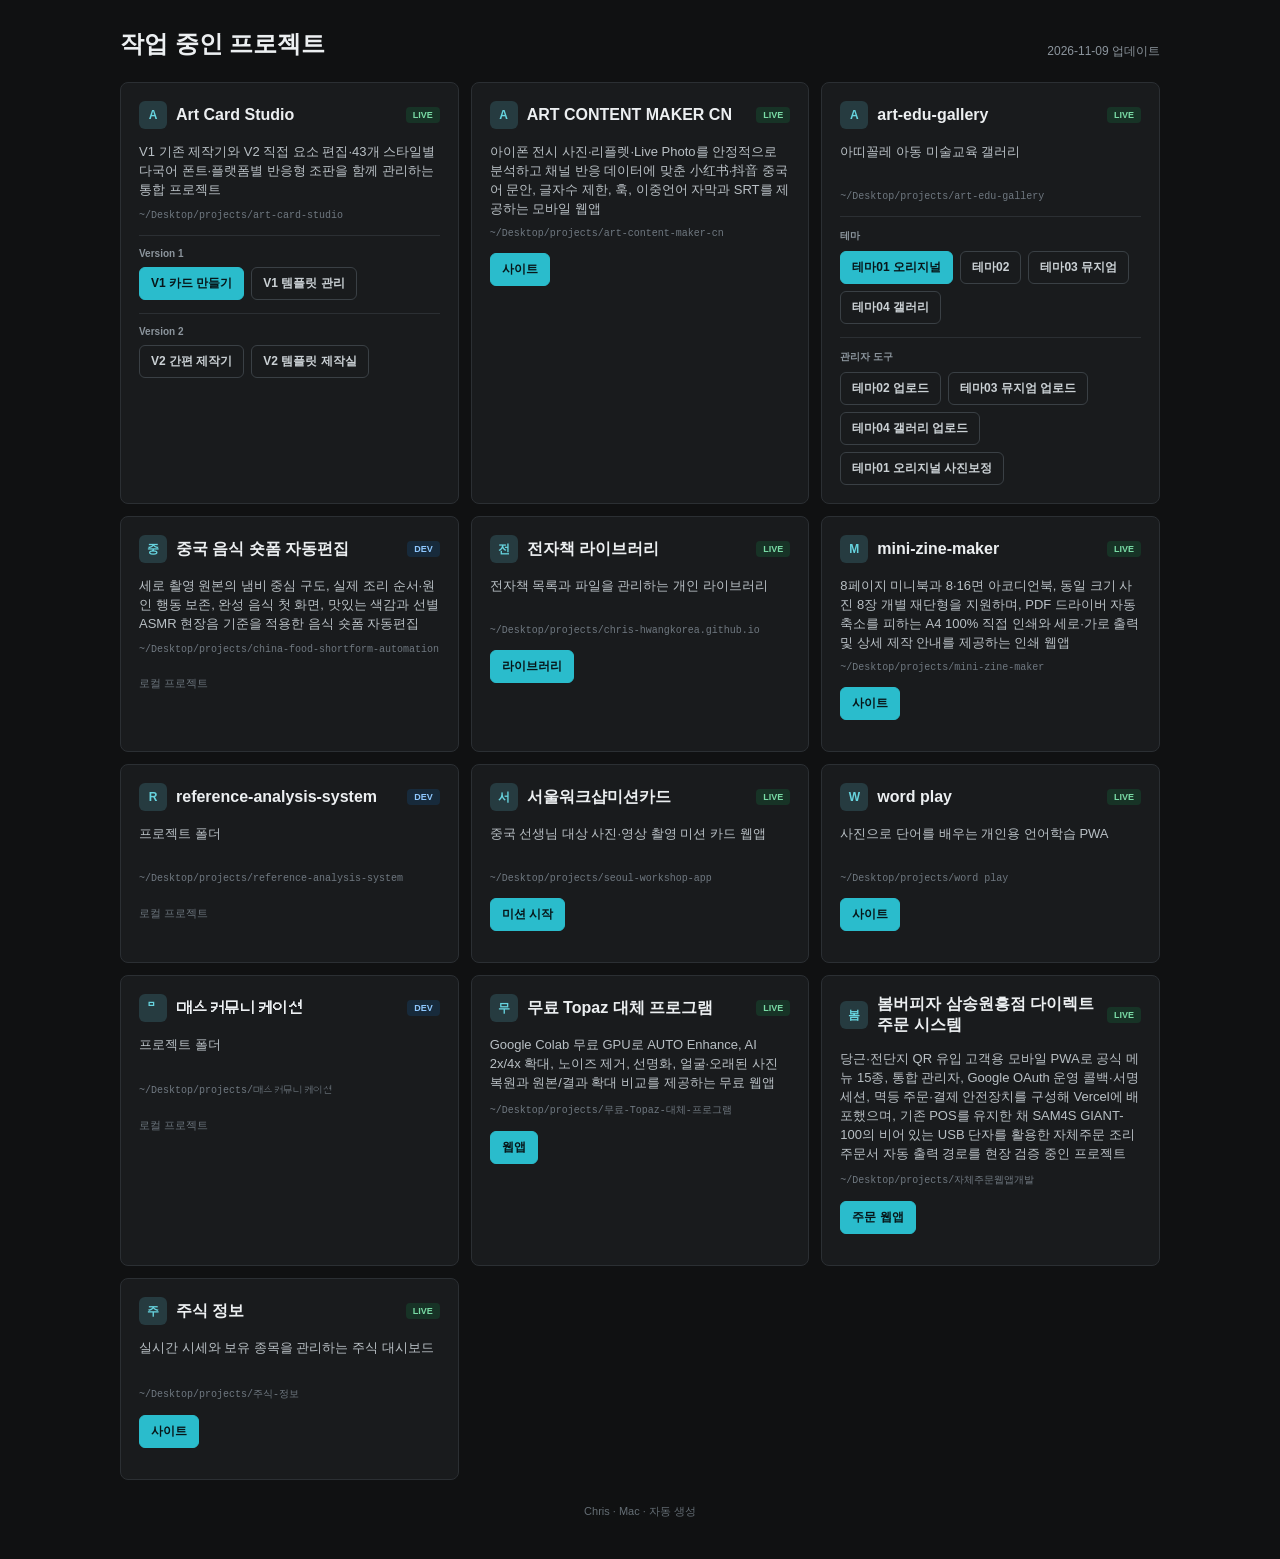
<file: projects.html>
<!DOCTYPE html>
<html lang="ko">
<head>
<meta charset="UTF-8">
<meta name="viewport" content="width=device-width, initial-scale=1, viewport-fit=cover">
<meta http-equiv="Cache-Control" content="no-cache, no-store, must-revalidate">
<meta name="apple-mobile-web-app-capable" content="yes">
<meta name="apple-mobile-web-app-title" content="프로젝트">
<title>작업 중인 프로젝트</title>
<style>
* { box-sizing: border-box; }
body { margin: 0; background: #101112; color: #eceff1; font-family: -apple-system, BlinkMacSystemFont, "Segoe UI", sans-serif; }
main { width: min(1080px, 100%); margin: auto; padding: max(28px, env(safe-area-inset-top)) 20px max(40px, env(safe-area-inset-bottom)); }
header { display: flex; justify-content: space-between; align-items: end; gap: 16px; margin-bottom: 22px; }
h1 { margin: 0; font-size: 24px; letter-spacing: 0; }
.updated { margin: 0; color: #8c959d; font-size: 12px; white-space: nowrap; }
.grid { display: grid; grid-template-columns: repeat(auto-fit, minmax(min(100%, 290px), 1fr)); gap: 12px; }
.card { min-width: 0; padding: 18px; background: #191b1d; border: 1px solid #2b2f33; border-radius: 8px; }
.card-head { display: flex; align-items: center; gap: 9px; min-width: 0; }
.initial { display: grid; place-items: center; width: 28px; height: 28px; flex: 0 0 28px; border-radius: 6px; background: #263b40; color: #67d4df; font-size: 12px; font-weight: 800; }
h2 { min-width: 0; margin: 0; overflow-wrap: anywhere; font-size: 16px; letter-spacing: 0; }
.status { margin-left: auto; padding: 3px 7px; border-radius: 4px; color: #79dba5; background: #173326; font-size: 9px; font-weight: 800; }
.status.dev { color: #8fc8ff; background: #172a3b; }
.description { min-height: 38px; margin: 14px 0 10px; color: #b9c0c5; font-size: 13px; line-height: 1.45; }
.path { margin: 0 0 14px; color: #6f7880; font-family: ui-monospace, monospace; font-size: 10px; overflow-wrap: anywhere; }
.links { display: flex; flex-wrap: wrap; gap: 7px; min-height: 30px; align-items: center; }
.link-groups { display: grid; gap: 13px; margin-top: 13px; }
.link-group { padding-top: 12px; border-top: 1px solid #2b2f33; }
.link-group h3 { margin: 0 0 8px; color: #8c959d; font-size: 10px; font-weight: 800; letter-spacing: 0; }
.link-group .links { min-height: 0; }
.button { padding: 7px 11px; border: 1px solid #3a4045; border-radius: 6px; color: #cbd1d5; text-decoration: none; font-size: 12px; font-weight: 650; }
.button.primary { border-color: #2abccc; background: #2abccc; color: #071619; }
.no-link { color: #69727a; font-size: 11px; }
footer { margin-top: 24px; color: #646d74; text-align: center; font-size: 11px; }
@media (max-width: 520px) { main { padding-left: 14px; padding-right: 14px; } header { align-items: flex-start; flex-direction: column; gap: 5px; } .description { min-height: 0; } }
</style>
</head>
<body><main>
<header><h1>작업 중인 프로젝트</h1><p class="updated">2026-11-09 업데이트</p></header>
<section class="grid"><article class="card">
  <div class="card-head"><span class="initial">A</span>
    <h2>Art Card Studio</h2><span class="status live">LIVE</span></div>
  <p class="description">V1 기존 제작기와 V2 직접 요소 편집·43개 스타일별 다국어 폰트·플랫폼별 반응형 조판을 함께 관리하는 통합 프로젝트</p>
  <p class="path">~/Desktop/projects/art-card-studio</p>
  
  <div class="link-groups"><section class="link-group"><h3>Version 1</h3><div class="links"><a class="button primary" href="https://art-card-studio.vercel.app" target="_blank" rel="noopener">V1 카드 만들기</a><a class="button" href="https://art-card-studio.vercel.app/admin" target="_blank" rel="noopener">V1 템플릿 관리</a></div></section><section class="link-group"><h3>Version 2</h3><div class="links"><a class="button" href="https://art-card-studio-v2.vercel.app" target="_blank" rel="noopener">V2 간편 제작기</a><a class="button" href="https://art-card-studio-v2.vercel.app/admin" target="_blank" rel="noopener">V2 템플릿 제작실</a></div></section></div>
</article><article class="card">
  <div class="card-head"><span class="initial">A</span>
    <h2>ART CONTENT MAKER CN</h2><span class="status live">LIVE</span></div>
  <p class="description">아이폰 전시 사진·리플렛·Live Photo를 안정적으로 분석하고 채널 반응 데이터에 맞춘 小红书·抖音 중국어 문안, 글자수 제한, 훅, 이중언어 자막과 SRT를 제공하는 모바일 웹앱</p>
  <p class="path">~/Desktop/projects/art-content-maker-cn</p>
  <div class="links"><a class="button primary" href="https://art-content-maker-cn.vercel.app" target="_blank" rel="noopener">사이트</a></div>
  <div class="link-groups"></div>
</article><article class="card">
  <div class="card-head"><span class="initial">A</span>
    <h2>art-edu-gallery</h2><span class="status live">LIVE</span></div>
  <p class="description">아띠꼴레 아동 미술교육 갤러리</p>
  <p class="path">~/Desktop/projects/art-edu-gallery</p>
  
  <div class="link-groups"><section class="link-group"><h3>테마</h3><div class="links"><a class="button primary" href="https://art-edu-gallery-v2.vercel.app/" target="_blank" rel="noopener">테마01 오리지널</a><a class="button" href="https://art-edu-gallery-v2.vercel.app/theme02" target="_blank" rel="noopener">테마02</a><a class="button" href="https://art-edu-gallery-v2.vercel.app/v2" target="_blank" rel="noopener">테마03 뮤지엄</a><a class="button" href="https://art-edu-gallery-v2.vercel.app/theme04" target="_blank" rel="noopener">테마04 갤러리</a></div></section><section class="link-group"><h3>관리자 도구</h3><div class="links"><a class="button" href="https://art-edu-gallery-v2.vercel.app/admin/upload/theme02" target="_blank" rel="noopener">테마02 업로드</a><a class="button" href="https://art-edu-gallery-v2.vercel.app/admin/upload/museum" target="_blank" rel="noopener">테마03 뮤지엄 업로드</a><a class="button" href="https://art-edu-gallery-v2.vercel.app/admin/upload" target="_blank" rel="noopener">테마04 갤러리 업로드</a><a class="button" href="https://art-edu-gallery-v2.vercel.app/admin/enhance" target="_blank" rel="noopener">테마01 오리지널 사진보정</a></div></section></div>
</article><article class="card">
  <div class="card-head"><span class="initial">중</span>
    <h2>중국 음식 숏폼 자동편집</h2><span class="status dev">DEV</span></div>
  <p class="description">세로 촬영 원본의 냄비 중심 구도, 실제 조리 순서·원인 행동 보존, 완성 음식 첫 화면, 맛있는 색감과 선별 ASMR 현장음 기준을 적용한 음식 숏폼 자동편집</p>
  <p class="path">~/Desktop/projects/china-food-shortform-automation</p>
  <div class="links"><span class="no-link">로컬 프로젝트</span></div>
  <div class="link-groups"></div>
</article><article class="card">
  <div class="card-head"><span class="initial">전</span>
    <h2>전자책 라이브러리</h2><span class="status live">LIVE</span></div>
  <p class="description">전자책 목록과 파일을 관리하는 개인 라이브러리</p>
  <p class="path">~/Desktop/projects/chris-hwangkorea.github.io</p>
  <div class="links"><a class="button primary" href="https://chris-hwangkorea.github.io/ebook_library.html" target="_blank" rel="noopener">라이브러리</a></div>
  <div class="link-groups"></div>
</article><article class="card">
  <div class="card-head"><span class="initial">M</span>
    <h2>mini-zine-maker</h2><span class="status live">LIVE</span></div>
  <p class="description">8페이지 미니북과 8·16면 아코디언북, 동일 크기 사진 8장 개별 재단형을 지원하며, PDF 드라이버 자동 축소를 피하는 A4 100% 직접 인쇄와 세로·가로 출력 및 상세 제작 안내를 제공하는 인쇄 웹앱</p>
  <p class="path">~/Desktop/projects/mini-zine-maker</p>
  <div class="links"><a class="button primary" href="https://mini-zine-maker.vercel.app" target="_blank" rel="noopener">사이트</a></div>
  <div class="link-groups"></div>
</article><article class="card">
  <div class="card-head"><span class="initial">R</span>
    <h2>reference-analysis-system</h2><span class="status dev">DEV</span></div>
  <p class="description">프로젝트 폴더</p>
  <p class="path">~/Desktop/projects/reference-analysis-system</p>
  <div class="links"><span class="no-link">로컬 프로젝트</span></div>
  <div class="link-groups"></div>
</article><article class="card">
  <div class="card-head"><span class="initial">서</span>
    <h2>서울워크샵미션카드</h2><span class="status live">LIVE</span></div>
  <p class="description">중국 선생님 대상 사진·영상 촬영 미션 카드 웹앱</p>
  <p class="path">~/Desktop/projects/seoul-workshop-app</p>
  <div class="links"><a class="button primary" href="https://seoul-workshop-app.vercel.app" target="_blank" rel="noopener">미션 시작</a></div>
  <div class="link-groups"></div>
</article><article class="card">
  <div class="card-head"><span class="initial">W</span>
    <h2>word play</h2><span class="status live">LIVE</span></div>
  <p class="description">사진으로 단어를 배우는 개인용 언어학습 PWA</p>
  <p class="path">~/Desktop/projects/word play</p>
  <div class="links"><a class="button primary" href="https://capwords-clone.vercel.app" target="_blank" rel="noopener">사이트</a></div>
  <div class="link-groups"></div>
</article><article class="card">
  <div class="card-head"><span class="initial">ᄆ</span>
    <h2>매스커뮤니케이션</h2><span class="status dev">DEV</span></div>
  <p class="description">프로젝트 폴더</p>
  <p class="path">~/Desktop/projects/매스커뮤니케이션</p>
  <div class="links"><span class="no-link">로컬 프로젝트</span></div>
  <div class="link-groups"></div>
</article><article class="card">
  <div class="card-head"><span class="initial">무</span>
    <h2>무료 Topaz 대체 프로그램</h2><span class="status live">LIVE</span></div>
  <p class="description">Google Colab 무료 GPU로 AUTO Enhance, AI 2x/4x 확대, 노이즈 제거, 선명화, 얼굴·오래된 사진 복원과 원본/결과 확대 비교를 제공하는 무료 웹앱</p>
  <p class="path">~/Desktop/projects/무료-Topaz-대체-프로그램</p>
  <div class="links"><a class="button primary" href="https://chris-hwang-free-photo-ai.static.hf.space/" target="_blank" rel="noopener">웹앱</a></div>
  <div class="link-groups"></div>
</article><article class="card">
  <div class="card-head"><span class="initial">봄</span>
    <h2>봄버피자 삼송원흥점 다이렉트 주문 시스템</h2><span class="status live">LIVE</span></div>
  <p class="description">당근·전단지 QR 유입 고객용 모바일 PWA로 공식 메뉴 15종, 통합 관리자, Google OAuth 운영 콜백·서명 세션, 멱등 주문·결제 안전장치를 구성해 Vercel에 배포했으며, 기존 POS를 유지한 채 SAM4S GIANT-100의 비어 있는 USB 단자를 활용한 자체주문 조리 주문서 자동 출력 경로를 현장 검증 중인 프로젝트</p>
  <p class="path">~/Desktop/projects/자체주문웹앱개발</p>
  <div class="links"><a class="button primary" href="https://bomber-pizza-samsong-wonheung.vercel.app" target="_blank" rel="noopener">주문 웹앱</a></div>
  <div class="link-groups"></div>
</article><article class="card">
  <div class="card-head"><span class="initial">주</span>
    <h2>주식 정보</h2><span class="status live">LIVE</span></div>
  <p class="description">실시간 시세와 보유 종목을 관리하는 주식 대시보드</p>
  <p class="path">~/Desktop/projects/주식-정보</p>
  <div class="links"><a class="button primary" href="https://stock-dashboard-taupe-rho.vercel.app" target="_blank" rel="noopener">사이트</a></div>
  <div class="link-groups"></div>
</article></section>
<footer>Chris · Mac · 자동 생성</footer>
</main></body>
</html>
</file>
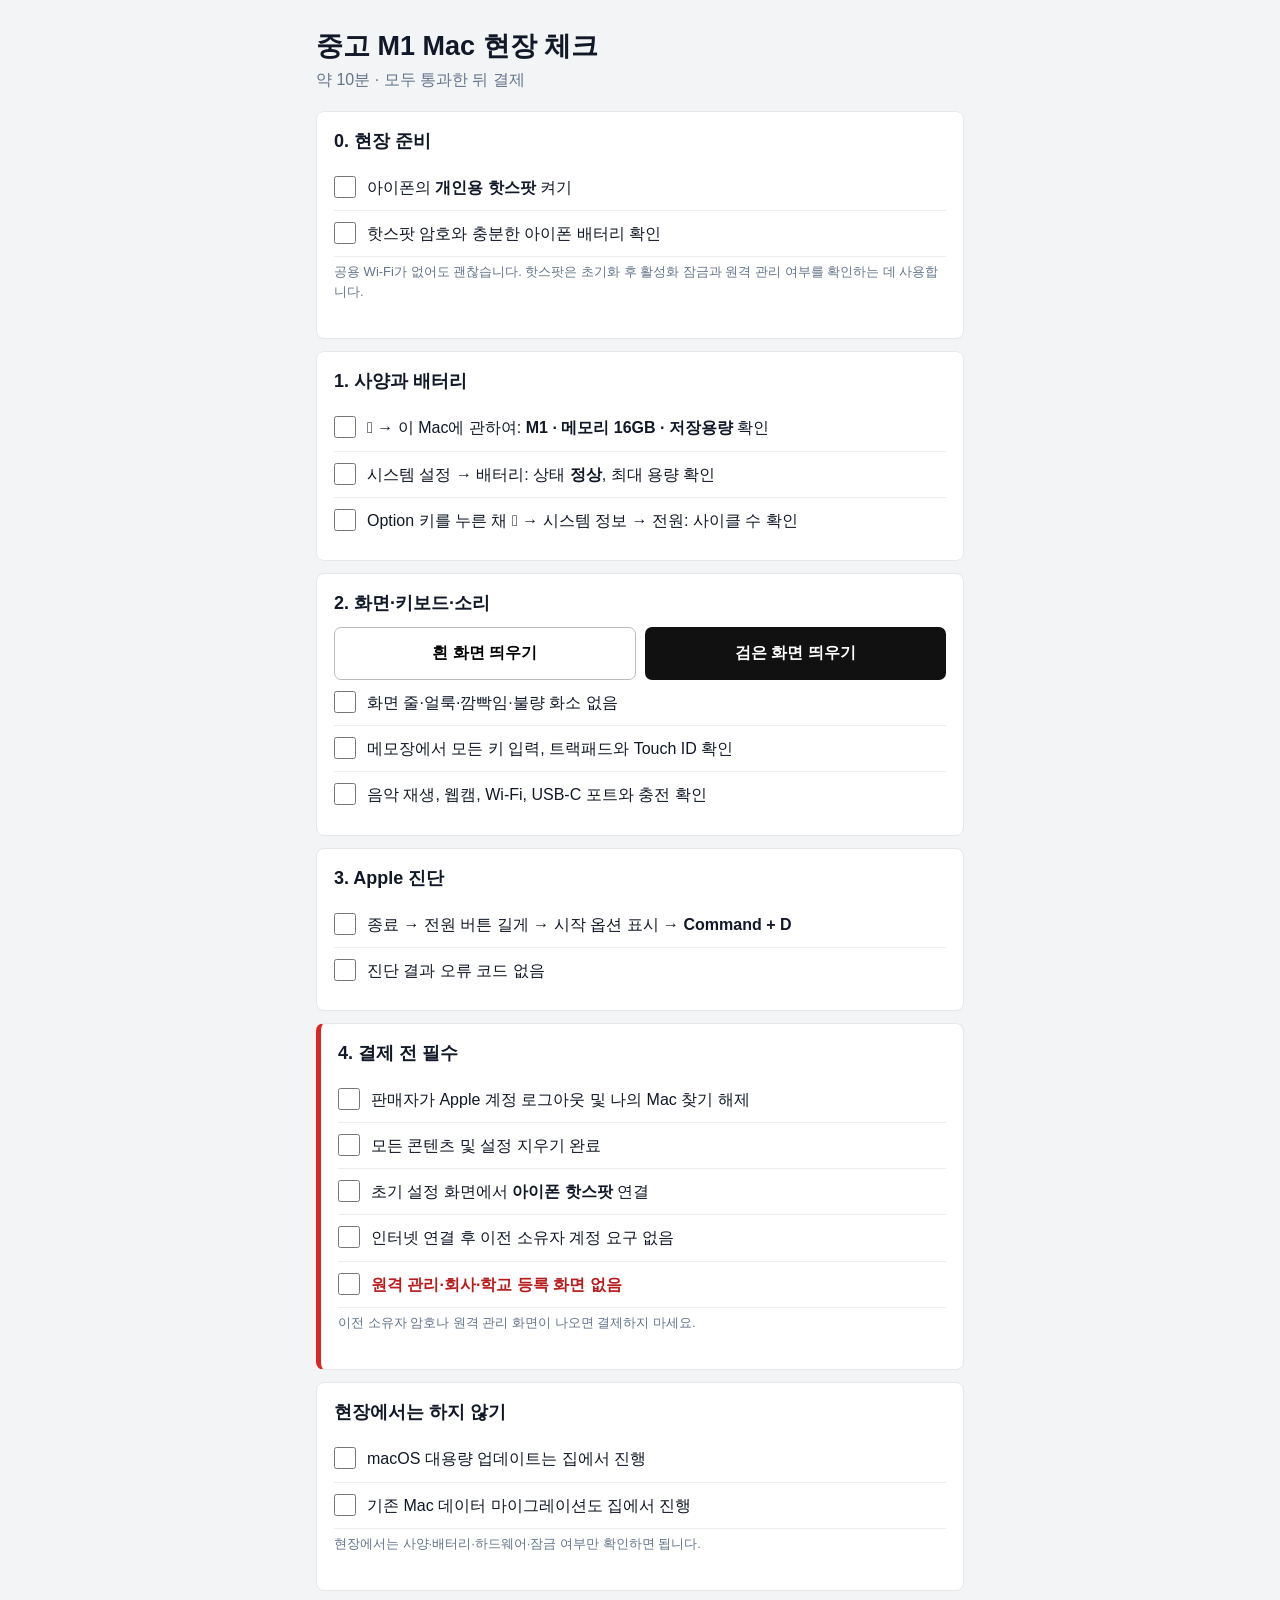
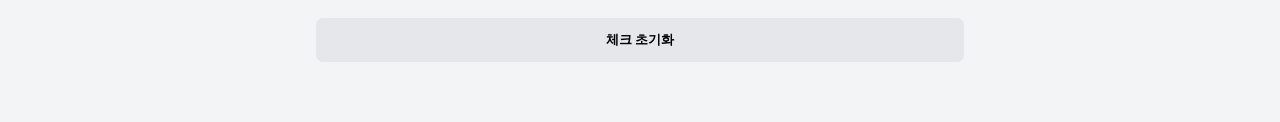
<file: used-mac-check.html>
<!doctype html>
<html lang="ko">
<head>
  <meta charset="utf-8">
  <meta name="viewport" content="width=device-width,initial-scale=1,viewport-fit=cover">
  <title>중고 M1 Mac 현장 체크</title>
  <style>
    *{box-sizing:border-box}body{margin:0;background:#f3f4f6;color:#111827;font-family:-apple-system,BlinkMacSystemFont,"Apple SD Gothic Neo",sans-serif}main{max-width:680px;margin:auto;padding:22px 16px 60px}h1{font-size:27px;margin:6px 0}p{color:#64748b;margin:5px 0 20px}.card{background:#fff;border:1px solid #e5e7eb;border-radius:8px;padding:17px;margin:12px 0}h2{font-size:18px;margin:0 0 12px}.item{display:flex;gap:11px;align-items:flex-start;padding:11px 0;border-bottom:1px solid #eee}.item:last-child{border:0}.item input{width:22px;height:22px;flex:none;margin:0}.item label{font-size:16px;line-height:1.45}.danger{border-left:5px solid #dc2626}.danger strong{color:#b91c1c}.buttons{display:grid;grid-template-columns:1fr 1fr;gap:9px}.screen{border:0;border-radius:7px;padding:15px;font-size:16px;font-weight:700}.white{background:#fff;border:1px solid #bbb}.black{background:#111;color:#fff}.reset{width:100%;margin-top:15px;background:#e5e7eb;border:0;border-radius:7px;padding:13px;font-weight:700}.overlay{position:fixed;inset:0;z-index:99;display:none}.overlay button{position:absolute;right:18px;bottom:18px;padding:12px 17px;border:1px solid #aaa;border-radius:7px;background:#fff;font-weight:700}.small{font-size:13px;color:#64748b;line-height:1.5}
  </style>
</head>
<body>
<main>
  <h1>중고 M1 Mac 현장 체크</h1>
  <p>약 10분 · 모두 통과한 뒤 결제</p>
  <section class="card">
    <h2>0. 현장 준비</h2>
    <div class="item"><input type="checkbox"><label>아이폰의 <b>개인용 핫스팟</b> 켜기</label></div>
    <div class="item"><input type="checkbox"><label>핫스팟 암호와 충분한 아이폰 배터리 확인</label></div>
    <p class="small">공용 Wi-Fi가 없어도 괜찮습니다. 핫스팟은 초기화 후 활성화 잠금과 원격 관리 여부를 확인하는 데 사용합니다.</p>
  </section>
  <section class="card">
    <h2>1. 사양과 배터리</h2>
    <div class="item"><input type="checkbox"><label> → 이 Mac에 관하여: <b>M1 · 메모리 16GB · 저장용량</b> 확인</label></div>
    <div class="item"><input type="checkbox"><label>시스템 설정 → 배터리: 상태 <b>정상</b>, 최대 용량 확인</label></div>
    <div class="item"><input type="checkbox"><label>Option 키를 누른 채  → 시스템 정보 → 전원: 사이클 수 확인</label></div>
  </section>
  <section class="card">
    <h2>2. 화면·키보드·소리</h2>
    <div class="buttons">
      <button class="screen white" onclick="showScreen('#fff')">흰 화면 띄우기</button>
      <button class="screen black" onclick="showScreen('#000')">검은 화면 띄우기</button>
    </div>
    <div class="item"><input type="checkbox"><label>화면 줄·얼룩·깜빡임·불량 화소 없음</label></div>
    <div class="item"><input type="checkbox"><label>메모장에서 모든 키 입력, 트랙패드와 Touch ID 확인</label></div>
    <div class="item"><input type="checkbox"><label>음악 재생, 웹캠, Wi-Fi, USB-C 포트와 충전 확인</label></div>
  </section>
  <section class="card">
    <h2>3. Apple 진단</h2>
    <div class="item"><input type="checkbox"><label>종료 → 전원 버튼 길게 → 시작 옵션 표시 → <b>Command + D</b></label></div>
    <div class="item"><input type="checkbox"><label>진단 결과 오류 코드 없음</label></div>
  </section>
  <section class="card danger">
    <h2>4. 결제 전 필수</h2>
    <div class="item"><input type="checkbox"><label>판매자가 Apple 계정 로그아웃 및 나의 Mac 찾기 해제</label></div>
    <div class="item"><input type="checkbox"><label>모든 콘텐츠 및 설정 지우기 완료</label></div>
    <div class="item"><input type="checkbox"><label>초기 설정 화면에서 <b>아이폰 핫스팟</b> 연결</label></div>
    <div class="item"><input type="checkbox"><label>인터넷 연결 후 이전 소유자 계정 요구 없음</label></div>
    <div class="item"><input type="checkbox"><label><strong>원격 관리·회사·학교 등록 화면 없음</strong></label></div>
    <p class="small">이전 소유자 암호나 원격 관리 화면이 나오면 결제하지 마세요.</p>
  </section>
  <section class="card">
    <h2>현장에서는 하지 않기</h2>
    <div class="item"><input type="checkbox"><label>macOS 대용량 업데이트는 집에서 진행</label></div>
    <div class="item"><input type="checkbox"><label>기존 Mac 데이터 마이그레이션도 집에서 진행</label></div>
    <p class="small">현장에서는 사양·배터리·하드웨어·잠금 여부만 확인하면 됩니다.</p>
  </section>
  <button class="reset" onclick="document.querySelectorAll('input').forEach(x=>x.checked=false)">체크 초기화</button>
</main>
<div id="overlay" class="overlay" onclick="this.style.display='none'"><button>닫기</button></div>
<script>
  function showScreen(color){const el=document.getElementById('overlay');el.style.background=color;el.style.display='block';if(el.requestFullscreen)el.requestFullscreen().catch(()=>{});}
</script>
</body>
</html>
</file>
<file: free-photo-ai/styles.css>
:root{--bg:#0b0d10;--panel:#15181e;--line:#2a2f38;--text:#f5f6f8;--muted:#959daa;--accent:#7659ff}*{box-sizing:border-box}body{margin:0;background:radial-gradient(circle at 15% 0,#19142f 0,transparent 30%),var(--bg);color:var(--text);font:14px -apple-system,BlinkMacSystemFont,"Apple SD Gothic Neo",sans-serif;min-height:100vh}button,input{font:inherit}header{height:72px;border-bottom:1px solid var(--line);display:flex;align-items:center;justify-content:space-between;padding:0 26px}.brand{display:flex;gap:11px;align-items:center}.brand>b{display:grid;place-items:center;width:38px;height:38px;border-radius:12px;background:linear-gradient(135deg,var(--accent),#c65bc7);font-size:20px}.brand span{display:flex;flex-direction:column;gap:3px}.brand small,header em{color:var(--muted);font-size:11px;font-style:normal}main{display:grid;grid-template-columns:minmax(0,1fr) 330px;height:calc(100vh - 72px)}.workspace{padding:24px;min-width:0;display:flex;flex-direction:column}.drop,.compare{flex:1;min-height:430px;border:1px solid var(--line);border-radius:18px;background:#0e1116;overflow:hidden}.drop{display:flex;flex-direction:column;align-items:center;justify-content:center;border-style:dashed}.drop>span{display:grid;place-items:center;width:64px;height:64px;border-radius:20px;background:#202331;color:#ae9fff;font-size:36px}.drop h1{margin:18px 0 6px}.drop p{color:var(--muted);margin:0 0 20px}.primary,.secondary{border:0;border-radius:11px;padding:11px 17px;color:white;font-weight:750;cursor:pointer}.primary{background:linear-gradient(135deg,#7154ff,#9b5cff)}.secondary{background:#2c313b}.wide{width:100%;margin-top:10px}button:disabled{opacity:.35}.compare{position:relative}.compare img{position:absolute;width:100%;height:100%;object-fit:contain;transform-origin:center}.result-clip{position:absolute;inset:0 50% 0 0;overflow:hidden;border-right:2px solid white;pointer-events:none}.result-clip img{width:calc(100vw - 402px);max-width:calc(100vw - 402px)}#split{position:absolute;inset:0;width:100%;height:100%;opacity:0;cursor:ew-resize}.compare label{position:absolute;top:14px;background:#08090bbb;padding:6px 9px;border-radius:7px;font-size:11px}.before-label{left:14px}.after-label{right:14px}.floating{position:absolute;z-index:4;bottom:15px;border:1px solid #ffffff35;background:#11141ddd;color:white;border-radius:9px;padding:8px 12px;font-weight:700}.floating{right:15px}.floating.zoom{left:50%;right:auto;transform:translateX(-50%)}.status{height:42px;color:var(--muted);display:flex;align-items:center;justify-content:space-between;font-size:12px}.status progress{width:140px;height:4px;accent-color:var(--accent)}aside{padding:22px;border-left:1px solid var(--line);background:var(--panel);overflow:auto}.notice{border:1px solid #594a9a;background:#211b39;border-radius:12px;padding:13px;margin-bottom:8px}.notice p{font-size:11px;color:#c4bddf;line-height:1.5;margin:5px 0 0}.toggle{display:flex;justify-content:space-between;align-items:center;padding:14px 0;border-bottom:1px solid var(--line);cursor:pointer}.toggle span{display:flex;flex-direction:column;gap:3px}.toggle small,.stages{color:var(--muted);font-size:11px}.toggle input{display:none}.toggle i{width:38px;height:22px;border-radius:20px;background:#363b46;position:relative}.toggle i:after{content:"";position:absolute;width:16px;height:16px;left:3px;top:3px;background:white;border-radius:50%;transition:.2s}.toggle input:checked+i{background:var(--accent)}.toggle input:checked+i:after{transform:translateX(16px)}.scale{padding:17px 0}.scale>strong{display:block;margin-bottom:9px}.scale div{display:grid;grid-template-columns:repeat(3,1fr);background:#0e1116;padding:3px;border-radius:10px}.scale button{border:0;background:none;color:var(--muted);padding:8px;border-radius:8px}.scale button.active{background:#303541;color:white}.hidden{display:none}@media(max-width:820px){main{grid-template-columns:1fr;height:auto}.workspace{height:60vh;padding:14px}aside{border-left:0;border-top:1px solid var(--line)}.result-clip img{width:calc(100vw - 28px);max-width:none}header em{display:none}}
</file>
